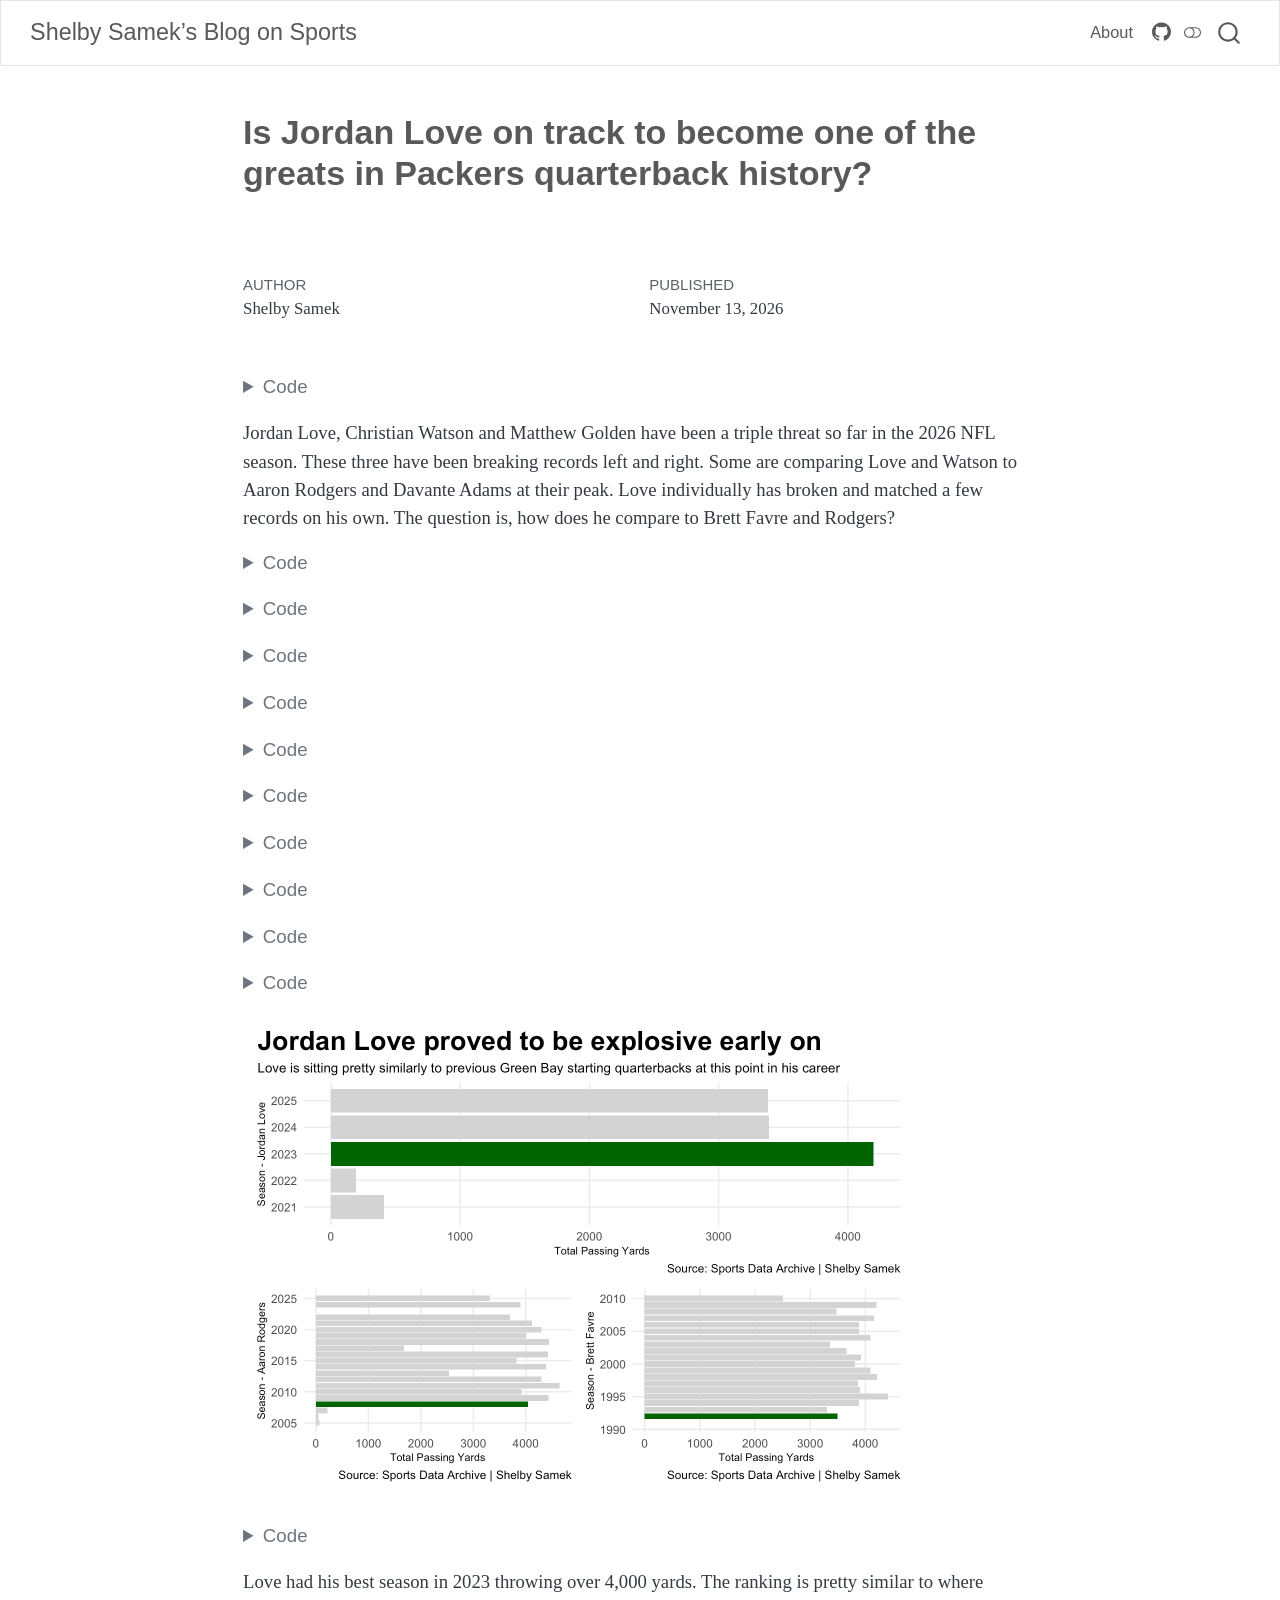
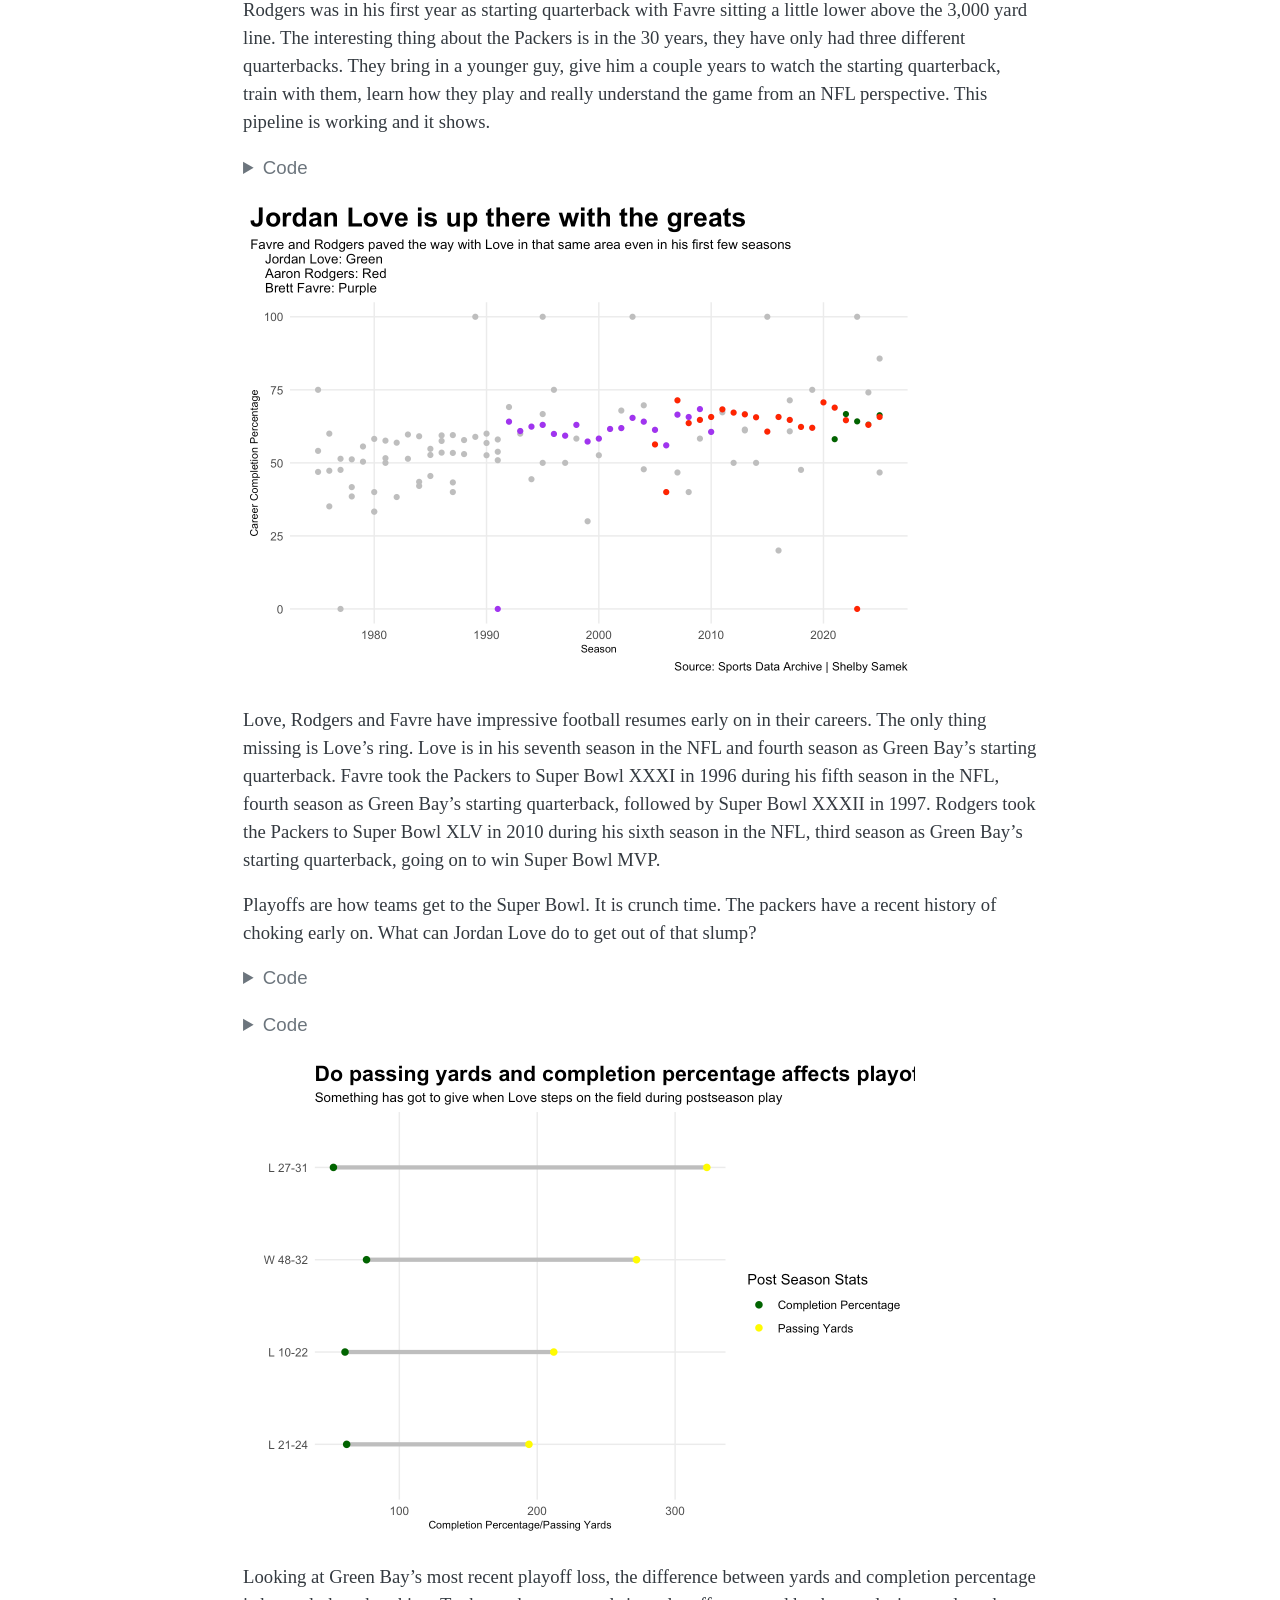
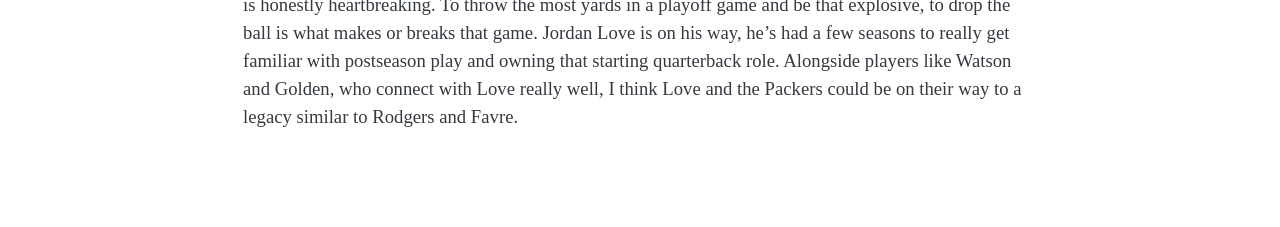
<file: posts/greenbay-packers-football-jordanlove/index.html>
<!DOCTYPE html>
<html xmlns="http://www.w3.org/1999/xhtml" lang="en" xml:lang="en"><head>

<meta charset="utf-8">
<meta name="generator" content="quarto-1.11.9">

<meta name="viewport" content="width=device-width, initial-scale=1.0, user-scalable=yes">

<meta name="author" content="Shelby Samek">
<meta name="dcterms.date" content="2026-11-13">

<title>Is Jordan Love on track to become one of the greats in Packers quarterback history? – Shelby Samek’s Blog on Sports</title>
<style>
/* Default styles provided by pandoc.
** See https://pandoc.org/MANUAL.html#variables-for-html for config info.
*/
span.smallcaps{font-variant: small-caps;}
div.columns{display: flex; gap: 1.5em;}
div.column{flex: auto;}
@media screen {
div.columns{gap: min(4vw, 1.5em);}
div.column{overflow-x: auto;}
}
div.hanging-indent{margin-left: 1.5em; text-indent: -1.5em;}
ul.task-list{list-style: none;}
ul.task-list li input[type="checkbox"] {
  width: 0.8em;
  margin: 0 0.8em 0.2em -1em; /* quarto-specific, see https://github.com/quarto-dev/quarto-cli/issues/4556 */ 
  vertical-align: middle;
}
/* CSS for syntax highlighting */
html { -webkit-text-size-adjust: 100%; }
pre > code.sourceCode { white-space: pre; position: relative; }
pre > code.sourceCode > span { display: inline-block; line-height: 1.25; }
pre > code.sourceCode > span:empty { height: 1.2em; }
.sourceCode { overflow: visible; }
code.sourceCode > span { color: inherit; text-decoration: inherit; }
div.sourceCode { margin: 1em 0; }
pre.sourceCode { margin: 0; }
@media screen {
div.sourceCode { overflow: auto; }
}
@media print {
pre > code.sourceCode { white-space: pre-wrap; }
pre > code.sourceCode > span { text-indent: -5em; padding-left: 5em; }
}
pre.numberSource code
  { counter-reset: source-line 0; }
pre.numberSource code > span
  { position: relative; left: -4em; counter-increment: source-line; }
pre.numberSource code > span > a:first-child::before
  { content: counter(source-line);
    position: relative; left: -1em; text-align: right; vertical-align: baseline;
    border: none; display: inline-block;
    -webkit-touch-callout: none; -webkit-user-select: none;
    -khtml-user-select: none; -moz-user-select: none;
    -ms-user-select: none; user-select: none;
    padding: 0 4px; width: 4em;
  }
pre.numberSource { margin-left: 3em;  padding-left: 4px; }
div.sourceCode
  {   }
@media screen {
pre > code.sourceCode > span > a:first-child::before { text-decoration: underline; }
}
</style>


<script src="../../site_libs/quarto-nav/quarto-nav.js"></script>
<script src="../../site_libs/quarto-nav/headroom.min.js"></script>
<script src="../../site_libs/clipboard/clipboard.min.js"></script>
<script src="../../site_libs/quarto-search/autocomplete.umd.js"></script>
<script src="../../site_libs/quarto-search/fuse.min.js"></script>
<script src="../../site_libs/quarto-search/quarto-search.js"></script>
<meta name="quarto:offset" content="../../">
<link href="../../logo.png" rel="icon" type="image/png">
<script src="../../site_libs/quarto-html/quarto.js" type="module"></script>
<script src="../../site_libs/quarto-html/tabsets/tabsets.js" type="module"></script>
<script src="../../site_libs/quarto-html/scrollable-regions/scrollable-regions.js" type="module"></script>
<script src="../../site_libs/quarto-html/popper.min.js"></script>
<script src="../../site_libs/quarto-html/tippy.umd.min.js"></script>
<script src="../../site_libs/quarto-html/anchor.min.js"></script>
<link href="../../site_libs/quarto-html/tippy.css" rel="stylesheet">
<link href="../../site_libs/quarto-html/quarto-syntax-highlighting-63b5708e65d6cd79cd7618c58d0c21e7.css" rel="stylesheet" class="quarto-color-scheme" id="quarto-text-highlighting-styles">
<link href="../../site_libs/quarto-html/quarto-syntax-highlighting-dark-447e42e69aaa9833c0ba1b986f430b20.css" rel="stylesheet" class="quarto-color-scheme quarto-color-alternate" id="quarto-text-highlighting-styles">
<link href="../../site_libs/quarto-html/quarto-syntax-highlighting-63b5708e65d6cd79cd7618c58d0c21e7.css" rel="stylesheet" class="quarto-color-scheme-extra" id="quarto-text-highlighting-styles">
<script src="../../site_libs/bootstrap/bootstrap.min.js"></script>
<link href="../../site_libs/bootstrap/bootstrap-icons.css" rel="stylesheet">
<link href="../../site_libs/bootstrap/bootstrap-cbed20f07cd0a3452a6886fe8d146970.min.css" rel="stylesheet" append-hash="true" class="quarto-color-scheme" id="quarto-bootstrap" data-mode="light">
<link href="../../site_libs/bootstrap/bootstrap-dark-181d6909a009fe39f73b5212012c69f5.min.css" rel="stylesheet" append-hash="true" class="quarto-color-scheme quarto-color-alternate" id="quarto-bootstrap" data-mode="dark">
<link href="../../site_libs/bootstrap/bootstrap-cbed20f07cd0a3452a6886fe8d146970.min.css" rel="stylesheet" append-hash="true" class="quarto-color-scheme-extra" id="quarto-bootstrap" data-mode="light">
<script id="quarto-search-options" type="application/json">{
  "location": "navbar",
  "copy-button": false,
  "collapse-after": 3,
  "panel-placement": "end",
  "type": "overlay",
  "limit": 50,
  "keyboard-shortcut": [
    "f",
    "/",
    "s"
  ],
  "show-item-context": false,
  "language": {
    "search-no-results-text": "No results",
    "search-matching-documents-text": "matching documents",
    "search-copy-link-title": "Copy link to search",
    "search-hide-matches-text": "Hide additional matches",
    "search-more-match-text": "more match in this document",
    "search-more-matches-text": "more matches in this document",
    "search-clear-button-title": "Clear",
    "search-text-placeholder": "",
    "search-detached-cancel-button-title": "Cancel",
    "search-submit-button-title": "Submit",
    "search-label": "Search"
  }
}</script>


<link rel="stylesheet" href="../../styles.css">
</head>

<body class="nav-fixed fullcontent quarto-light"><a id="quarto-skip-link" class="visually-hidden-focusable" href="#quarto-document-content">Skip to main content</a><script id="quarto-html-before-body" type="application/javascript">
    const toggleBodyColorMode = (bsSheetEl) => {
      const mode = bsSheetEl.getAttribute("data-mode");
      const bodyEl = window.document.querySelector("body");
      if (mode === "dark") {
        bodyEl.classList.add("quarto-dark");
        bodyEl.classList.remove("quarto-light");
      } else {
        bodyEl.classList.add("quarto-light");
        bodyEl.classList.remove("quarto-dark");
      }
    }
    const toggleBodyColorPrimary = () => {
      const bsSheetEl = window.document.querySelector("link#quarto-bootstrap:not([rel=disabled-stylesheet])");
      if (bsSheetEl) {
        toggleBodyColorMode(bsSheetEl);
      }
    }
    const setColorSchemeToggle = (alternate) => {
      const toggles = window.document.querySelectorAll('.quarto-color-scheme-toggle');
      for (let i=0; i < toggles.length; i++) {
        const toggle = toggles[i];
        if (toggle) {
          toggle.setAttribute("aria-checked", alternate ? "true" : "false");
          if (alternate) {
            toggle.classList.add("alternate");
          } else {
            toggle.classList.remove("alternate");
          }
        }
      }
    };
    const toggleColorMode = (alternate) => {
      // Switch the stylesheets
      const primaryStylesheets = window.document.querySelectorAll('link.quarto-color-scheme:not(.quarto-color-alternate)');
      const alternateStylesheets = window.document.querySelectorAll('link.quarto-color-scheme.quarto-color-alternate');
      manageTransitions('#quarto-margin-sidebar .nav-link', false);
      if (alternate) {
        // note: dark is layered on light, we don't disable primary!
        enableStylesheet(alternateStylesheets);
        for (const sheetNode of alternateStylesheets) {
          if (sheetNode.id === "quarto-bootstrap") {
            toggleBodyColorMode(sheetNode);
          }
        }
      } else {
        disableStylesheet(alternateStylesheets);
        enableStylesheet(primaryStylesheets)
        toggleBodyColorPrimary();
      }
      manageTransitions('#quarto-margin-sidebar .nav-link', true);
      // Switch the toggles
      setColorSchemeToggle(alternate)
    }
    // Hack to workaround the fact that safari doesn't
    // properly recolor the scrollbar when toggling (#1455).
    // Not run on load: stylesheets are set before first paint there, and
    // scrolling would undo the scroll to a URL fragment (#14973).
    // The one pixel nudge keeps the reader where they were.
    const refreshSafariScrollbar = () => {
      if (navigator.userAgent.indexOf('Safari') > 0 && navigator.userAgent.indexOf('Chrome') == -1) {
        manageTransitions("body", false);
        const scrollY = window.scrollY;
        window.scrollTo(0, scrollY > 0 ? scrollY - 1 : 1);
        setTimeout(() => {
          window.scrollTo(0, scrollY);
          manageTransitions("body", true);
        }, 40);
      }
    }
    const disableStylesheet = (stylesheets) => {
      for (let i=0; i < stylesheets.length; i++) {
        const stylesheet = stylesheets[i];
        stylesheet.rel = 'disabled-stylesheet';
      }
    }
    const enableStylesheet = (stylesheets) => {
      for (let i=0; i < stylesheets.length; i++) {
        const stylesheet = stylesheets[i];
        if(stylesheet.rel !== 'stylesheet') { // for Chrome, which will still FOUC without this check
          stylesheet.rel = 'stylesheet';
        }
      }
    }
    const manageTransitions = (selector, allowTransitions) => {
      const els = window.document.querySelectorAll(selector);
      for (let i=0; i < els.length; i++) {
        const el = els[i];
        if (allowTransitions) {
          el.classList.remove('notransition');
        } else {
          el.classList.add('notransition');
        }
      }
    }
    const isFileUrl = () => {
      return window.location.protocol === 'file:';
    }
    const hasAlternateSentinel = () => {
      let styleSentinel = getColorSchemeSentinel();
      if (styleSentinel !== null) {
        return styleSentinel === "alternate";
      } else {
        return false;
      }
    }
    const setStyleSentinel = (alternate) => {
      const value = alternate ? "alternate" : "default";
      if (!isFileUrl()) {
        window.localStorage.setItem("quarto-color-scheme", value);
      } else {
        localAlternateSentinel = value;
      }
    }
    const getColorSchemeSentinel = () => {
      if (!isFileUrl()) {
        const storageValue = window.localStorage.getItem("quarto-color-scheme");
        return storageValue != null ? storageValue : localAlternateSentinel;
      } else {
        return localAlternateSentinel;
      }
    }
    const toggleGiscusIfUsed = (isAlternate, darkModeDefault) => {
      const baseTheme = document.querySelector('#giscus-base-theme')?.value ?? 'light';
      const alternateTheme = document.querySelector('#giscus-alt-theme')?.value ?? 'dark';
      let newTheme = '';
      if(authorPrefersDark) {
        newTheme = isAlternate ? baseTheme : alternateTheme;
      } else {
        newTheme = isAlternate ? alternateTheme : baseTheme;
      }
      const changeGiscusTheme = () => {
        // From: https://github.com/giscus/giscus/issues/336
        const sendMessage = (message) => {
          const iframe = document.querySelector('iframe.giscus-frame');
          if (!iframe) return;
          iframe.contentWindow.postMessage({ giscus: message }, 'https://giscus.app');
        }
        sendMessage({
          setConfig: {
            theme: newTheme
          }
        });
      }
      const isGiscussLoaded = window.document.querySelector('iframe.giscus-frame') !== null;
      if (isGiscussLoaded) {
        changeGiscusTheme();
      }
    };
    const authorPrefersDark = false;
    const darkModeDefault = authorPrefersDark;
      document.querySelector('link#quarto-text-highlighting-styles.quarto-color-scheme-extra').rel = 'disabled-stylesheet';
      document.querySelector('link#quarto-bootstrap.quarto-color-scheme-extra').rel = 'disabled-stylesheet';
    let localAlternateSentinel = darkModeDefault ? 'alternate' : 'default';
    // Dark / light mode switch
    window.quartoToggleColorScheme = () => {
      // Read the current dark / light value
      let toAlternate = !hasAlternateSentinel();
      toggleColorMode(toAlternate);
      refreshSafariScrollbar();
      setStyleSentinel(toAlternate);
      toggleGiscusIfUsed(toAlternate, darkModeDefault);
      window.dispatchEvent(new Event('resize'));
    };
    // Switch to dark mode if need be
    if (hasAlternateSentinel()) {
      toggleColorMode(true);
    } else {
      toggleColorMode(false);
    }
  </script>

<div id="quarto-search-results"></div>
  <header id="quarto-header" class="headroom fixed-top quarto-banner">
    <nav class="navbar navbar-expand-lg " data-bs-theme="dark" aria-label="Site">
      <div class="navbar-container container-fluid">
      <div class="navbar-brand-container mx-auto">
    <a class="navbar-brand" href="../../index.html">
    <span class="navbar-title">Shelby Samek’s Blog on Sports</span>
    </a>
  </div>
          <button class="navbar-toggler" type="button" data-bs-toggle="collapse" data-bs-target="#navbarCollapse" aria-controls="navbarCollapse" aria-expanded="false" aria-label="Toggle navigation" onclick="if (window.quartoToggleHeadroom) { window.quartoToggleHeadroom(); }">
  <span class="navbar-toggler-icon"></span>
</button>
          <div class="collapse navbar-collapse" id="navbarCollapse">
            <ul class="navbar-nav navbar-nav-scroll ms-auto">
  <li class="nav-item">
    <a class="nav-link" href="../../about.html"> 
<span class="menu-text">About</span></a>
  </li>  
  <li class="nav-item compact">
    <a class="nav-link" href="https://github.com/shelbysamek"> <i class="bi bi-github" role="img">
</i> 
<span class="menu-text"></span></a>
  </li>  
</ul>
          </div> <!-- /navcollapse -->
            <div class="quarto-navbar-tools">
  <button type="button" role="switch" aria-checked="false" class="quarto-color-scheme-toggle quarto-navigation-tool  px-1" onclick="window.quartoToggleColorScheme(); return false;" title="Toggle dark mode" aria-label="Toggle dark mode"><i class="bi"></i></button>
</div>
            <div id="quarto-search" class="" title="Search"></div>
      </div> <!-- /container-fluid -->
    </nav>
</header>
<!-- content -->
<header id="title-block-header" class="quarto-title-block default page-columns page-full">
  <div class="quarto-title-banner page-columns page-full">
    <div class="quarto-title column-body">
      <h1 class="title">Is Jordan Love on track to become one of the greats in Packers quarterback history?</h1>
                      </div>
  </div>
    
  
  <div class="quarto-title-meta">

      <div>
      <div class="quarto-title-meta-heading">Author</div>
      <div class="quarto-title-meta-contents">
               <p>Shelby Samek </p>
            </div>
    </div>
      
      <div>
      <div class="quarto-title-meta-heading">Published</div>
      <div class="quarto-title-meta-contents">
        <p class="date">November 13, 2026</p>
      </div>
    </div>
    
      
    </div>
    
  
  </header><div id="quarto-content" class="quarto-container page-columns page-rows-contents page-layout-article page-navbar">
<!-- sidebar -->
<!-- margin-sidebar -->
    
<!-- main -->
<main class="content quarto-banner-title-block" id="quarto-document-content" tabindex="-1">






<div class="cell">
<details class="code-fold">
<summary>Code</summary>
<div class="code-copy-outer-scaffold"><div class="sourceCode cell-code" id="cb1"><pre class="sourceCode r code-with-copy"><code class="sourceCode r"><span id="cb1-1"><a href="#cb1-1" aria-hidden="true" tabindex="-1"></a><span class="fu">library</span>(tidyverse)</span>
<span id="cb1-2"><a href="#cb1-2" aria-hidden="true" tabindex="-1"></a><span class="fu">library</span>(ggalt)</span>
<span id="cb1-3"><a href="#cb1-3" aria-hidden="true" tabindex="-1"></a><span class="fu">library</span>(ggrepel)</span>
<span id="cb1-4"><a href="#cb1-4" aria-hidden="true" tabindex="-1"></a><span class="fu">library</span>(patchwork)</span></code></pre></div><button title="Copy to Clipboard" class="code-copy-button"><i class="bi"></i></button></div>
</details>
</div>
<p>Jordan Love, Christian Watson and Matthew Golden have been a triple threat so far in the 2026 NFL season. These three have been breaking records left and right. Some are comparing Love and Watson to Aaron Rodgers and Davante Adams at their peak. Love individually has broken and matched a few records on his own. The question is, how does he compare to Brett Favre and Rodgers?</p>
<div class="cell">
<details class="code-fold">
<summary>Code</summary>
<div class="code-copy-outer-scaffold"><div class="sourceCode cell-code" id="cb2"><pre class="sourceCode r code-with-copy"><code class="sourceCode r"><span id="cb2-1"><a href="#cb2-1" aria-hidden="true" tabindex="-1"></a>quarterbacks <span class="ot">&lt;-</span> <span class="fu">read_csv</span>(<span class="st">"data/nfl_qb_passing_19752025.csv"</span>)</span></code></pre></div><button title="Copy to Clipboard" class="code-copy-button"><i class="bi"></i></button></div>
</details>
</div>
<div class="cell">
<details class="code-fold">
<summary>Code</summary>
<div class="code-copy-outer-scaffold"><div class="sourceCode cell-code" id="cb3"><pre class="sourceCode r code-with-copy"><code class="sourceCode r"><span id="cb3-1"><a href="#cb3-1" aria-hidden="true" tabindex="-1"></a>love_career <span class="ot">&lt;-</span> quarterbacks <span class="sc">|&gt;</span> <span class="fu">filter</span>(Player <span class="sc">==</span> <span class="st">"Jordan Love"</span>)</span></code></pre></div><button title="Copy to Clipboard" class="code-copy-button"><i class="bi"></i></button></div>
</details>
</div>
<div class="cell">
<details class="code-fold">
<summary>Code</summary>
<div class="code-copy-outer-scaffold"><div class="sourceCode cell-code" id="cb4"><pre class="sourceCode r code-with-copy"><code class="sourceCode r"><span id="cb4-1"><a href="#cb4-1" aria-hidden="true" tabindex="-1"></a>rodgers_career <span class="ot">&lt;-</span> quarterbacks <span class="sc">|&gt;</span> <span class="fu">filter</span>(Player <span class="sc">==</span> <span class="st">"Aaron Rodgers"</span>)</span></code></pre></div><button title="Copy to Clipboard" class="code-copy-button"><i class="bi"></i></button></div>
</details>
</div>
<div class="cell">
<details class="code-fold">
<summary>Code</summary>
<div class="code-copy-outer-scaffold"><div class="sourceCode cell-code" id="cb5"><pre class="sourceCode r code-with-copy"><code class="sourceCode r"><span id="cb5-1"><a href="#cb5-1" aria-hidden="true" tabindex="-1"></a>favre_career <span class="ot">&lt;-</span> quarterbacks <span class="sc">|&gt;</span> <span class="fu">filter</span>(Player <span class="sc">==</span> <span class="st">"Brett Favre"</span>)</span></code></pre></div><button title="Copy to Clipboard" class="code-copy-button"><i class="bi"></i></button></div>
</details>
</div>
<div class="cell">
<details class="code-fold">
<summary>Code</summary>
<div class="code-copy-outer-scaffold"><div class="sourceCode cell-code" id="cb6"><pre class="sourceCode r code-with-copy"><code class="sourceCode r"><span id="cb6-1"><a href="#cb6-1" aria-hidden="true" tabindex="-1"></a>gb <span class="ot">&lt;-</span> quarterbacks <span class="sc">|&gt;</span> <span class="fu">filter</span>(Team <span class="sc">==</span> <span class="st">"GNB"</span>)</span></code></pre></div><button title="Copy to Clipboard" class="code-copy-button"><i class="bi"></i></button></div>
</details>
</div>
<div class="cell">
<details class="code-fold">
<summary>Code</summary>
<div class="code-copy-outer-scaffold"><div class="sourceCode cell-code" id="cb7"><pre class="sourceCode r code-with-copy"><code class="sourceCode r"><span id="cb7-1"><a href="#cb7-1" aria-hidden="true" tabindex="-1"></a>love_start <span class="ot">&lt;-</span> gb <span class="sc">|&gt;</span></span>
<span id="cb7-2"><a href="#cb7-2" aria-hidden="true" tabindex="-1"></a>  <span class="fu">filter</span>(Season <span class="sc">==</span> <span class="st">"2023"</span>)</span></code></pre></div><button title="Copy to Clipboard" class="code-copy-button"><i class="bi"></i></button></div>
</details>
</div>
<div class="cell">
<details class="code-fold">
<summary>Code</summary>
<div class="code-copy-outer-scaffold"><div class="sourceCode cell-code" id="cb8"><pre class="sourceCode r code-with-copy"><code class="sourceCode r"><span id="cb8-1"><a href="#cb8-1" aria-hidden="true" tabindex="-1"></a>rodgers_start <span class="ot">&lt;-</span> gb <span class="sc">|&gt;</span></span>
<span id="cb8-2"><a href="#cb8-2" aria-hidden="true" tabindex="-1"></a>  <span class="fu">filter</span>(Season <span class="sc">==</span> <span class="st">"2008"</span>)</span></code></pre></div><button title="Copy to Clipboard" class="code-copy-button"><i class="bi"></i></button></div>
</details>
</div>
<div class="cell">
<details class="code-fold">
<summary>Code</summary>
<div class="code-copy-outer-scaffold"><div class="sourceCode cell-code" id="cb9"><pre class="sourceCode r code-with-copy"><code class="sourceCode r"><span id="cb9-1"><a href="#cb9-1" aria-hidden="true" tabindex="-1"></a>favre_start <span class="ot">&lt;-</span> gb <span class="sc">|&gt;</span></span>
<span id="cb9-2"><a href="#cb9-2" aria-hidden="true" tabindex="-1"></a>  <span class="fu">filter</span>(Season <span class="sc">==</span> <span class="st">"1992"</span>)</span></code></pre></div><button title="Copy to Clipboard" class="code-copy-button"><i class="bi"></i></button></div>
</details>
</div>
<div class="cell">
<details class="code-fold">
<summary>Code</summary>
<div class="code-copy-outer-scaffold"><div class="sourceCode cell-code" id="cb10"><pre class="sourceCode r code-with-copy"><code class="sourceCode r"><span id="cb10-1"><a href="#cb10-1" aria-hidden="true" tabindex="-1"></a>love_passing_yds <span class="ot">&lt;-</span> <span class="fu">ggplot</span>() <span class="sc">+</span> </span>
<span id="cb10-2"><a href="#cb10-2" aria-hidden="true" tabindex="-1"></a>  <span class="fu">geom_bar</span>(<span class="at">data=</span>love_career, <span class="fu">aes</span>(<span class="at">x=</span>Season, <span class="at">weight=</span>PassingYds), <span class="at">fill =</span> <span class="st">"lightgrey"</span>) <span class="sc">+</span></span>
<span id="cb10-3"><a href="#cb10-3" aria-hidden="true" tabindex="-1"></a>  <span class="fu">geom_bar</span>(<span class="at">data=</span>love_start, <span class="fu">aes</span>(<span class="at">x=</span>Season, <span class="at">weight=</span>PassingYds), <span class="at">fill=</span><span class="st">"darkgreen"</span>) <span class="sc">+</span></span>
<span id="cb10-4"><a href="#cb10-4" aria-hidden="true" tabindex="-1"></a>  <span class="fu">coord_flip</span>() <span class="sc">+</span> </span>
<span id="cb10-5"><a href="#cb10-5" aria-hidden="true" tabindex="-1"></a>  <span class="fu">labs</span>(</span>
<span id="cb10-6"><a href="#cb10-6" aria-hidden="true" tabindex="-1"></a>    <span class="at">x=</span><span class="st">"Season - Jordan Love"</span>, </span>
<span id="cb10-7"><a href="#cb10-7" aria-hidden="true" tabindex="-1"></a>    <span class="at">y=</span><span class="st">"Total Passing Yards"</span>, </span>
<span id="cb10-8"><a href="#cb10-8" aria-hidden="true" tabindex="-1"></a>    <span class="at">title=</span><span class="st">"Jordan Love proved to be explosive early on"</span>, </span>
<span id="cb10-9"><a href="#cb10-9" aria-hidden="true" tabindex="-1"></a>    <span class="at">subtitle=</span><span class="st">"Love is sitting pretty similarly to previous Green Bay starting quarterbacks at this point in his career"</span>, </span>
<span id="cb10-10"><a href="#cb10-10" aria-hidden="true" tabindex="-1"></a>    <span class="at">caption=</span><span class="st">"Source: Sports Data Archive | Shelby Samek"</span></span>
<span id="cb10-11"><a href="#cb10-11" aria-hidden="true" tabindex="-1"></a>    ) <span class="sc">+</span></span>
<span id="cb10-12"><a href="#cb10-12" aria-hidden="true" tabindex="-1"></a>  <span class="fu">theme_minimal</span>() <span class="sc">+</span></span>
<span id="cb10-13"><a href="#cb10-13" aria-hidden="true" tabindex="-1"></a>   <span class="fu">theme</span>(</span>
<span id="cb10-14"><a href="#cb10-14" aria-hidden="true" tabindex="-1"></a>    <span class="at">plot.title =</span> <span class="fu">element_text</span>(<span class="at">size =</span> <span class="dv">20</span>, <span class="at">face =</span> <span class="st">"bold"</span>),</span>
<span id="cb10-15"><a href="#cb10-15" aria-hidden="true" tabindex="-1"></a>    <span class="at">axis.title =</span> <span class="fu">element_text</span>(<span class="at">size =</span> <span class="dv">8</span>), </span>
<span id="cb10-16"><a href="#cb10-16" aria-hidden="true" tabindex="-1"></a>    <span class="at">plot.subtitle =</span> <span class="fu">element_text</span>(<span class="at">size=</span><span class="dv">10</span>), </span>
<span id="cb10-17"><a href="#cb10-17" aria-hidden="true" tabindex="-1"></a>    <span class="at">panel.grid.minor =</span> <span class="fu">element_blank</span>(),</span>
<span id="cb10-18"><a href="#cb10-18" aria-hidden="true" tabindex="-1"></a>    <span class="at">plot.title.position =</span> <span class="st">"plot"</span></span>
<span id="cb10-19"><a href="#cb10-19" aria-hidden="true" tabindex="-1"></a>    ) </span>
<span id="cb10-20"><a href="#cb10-20" aria-hidden="true" tabindex="-1"></a></span>
<span id="cb10-21"><a href="#cb10-21" aria-hidden="true" tabindex="-1"></a>rodgers_passing_yds <span class="ot">&lt;-</span> <span class="fu">ggplot</span>() <span class="sc">+</span> </span>
<span id="cb10-22"><a href="#cb10-22" aria-hidden="true" tabindex="-1"></a>  <span class="fu">geom_bar</span>(<span class="at">data=</span>rodgers_career, <span class="fu">aes</span>(<span class="at">x=</span>Season, <span class="at">weight=</span>PassingYds), <span class="at">fill =</span> <span class="st">"lightgrey"</span>) <span class="sc">+</span></span>
<span id="cb10-23"><a href="#cb10-23" aria-hidden="true" tabindex="-1"></a>  <span class="fu">geom_bar</span>(<span class="at">data=</span>rodgers_start, <span class="fu">aes</span>(<span class="at">x=</span>Season, <span class="at">weight=</span>PassingYds), <span class="at">fill=</span><span class="st">"darkgreen"</span>) <span class="sc">+</span></span>
<span id="cb10-24"><a href="#cb10-24" aria-hidden="true" tabindex="-1"></a>  <span class="fu">coord_flip</span>() <span class="sc">+</span></span>
<span id="cb10-25"><a href="#cb10-25" aria-hidden="true" tabindex="-1"></a>  <span class="fu">labs</span>(</span>
<span id="cb10-26"><a href="#cb10-26" aria-hidden="true" tabindex="-1"></a>    <span class="at">x=</span><span class="st">"Season - Aaron Rodgers"</span>, </span>
<span id="cb10-27"><a href="#cb10-27" aria-hidden="true" tabindex="-1"></a>    <span class="at">y=</span><span class="st">"Total Passing Yards"</span>, </span>
<span id="cb10-28"><a href="#cb10-28" aria-hidden="true" tabindex="-1"></a>    <span class="at">caption=</span><span class="st">"Source: Sports Data Archive | Shelby Samek"</span></span>
<span id="cb10-29"><a href="#cb10-29" aria-hidden="true" tabindex="-1"></a>    ) <span class="sc">+</span></span>
<span id="cb10-30"><a href="#cb10-30" aria-hidden="true" tabindex="-1"></a>  <span class="fu">theme_minimal</span>() <span class="sc">+</span></span>
<span id="cb10-31"><a href="#cb10-31" aria-hidden="true" tabindex="-1"></a>   <span class="fu">theme</span>(</span>
<span id="cb10-32"><a href="#cb10-32" aria-hidden="true" tabindex="-1"></a>    <span class="at">axis.title =</span> <span class="fu">element_text</span>(<span class="at">size =</span> <span class="dv">8</span>), </span>
<span id="cb10-33"><a href="#cb10-33" aria-hidden="true" tabindex="-1"></a>    <span class="at">panel.grid.minor =</span> <span class="fu">element_blank</span>(),</span>
<span id="cb10-34"><a href="#cb10-34" aria-hidden="true" tabindex="-1"></a>    <span class="at">plot.title.position =</span> <span class="st">"plot"</span></span>
<span id="cb10-35"><a href="#cb10-35" aria-hidden="true" tabindex="-1"></a>    ) </span>
<span id="cb10-36"><a href="#cb10-36" aria-hidden="true" tabindex="-1"></a></span>
<span id="cb10-37"><a href="#cb10-37" aria-hidden="true" tabindex="-1"></a>favre_passing_yds <span class="ot">&lt;-</span> <span class="fu">ggplot</span>() <span class="sc">+</span> </span>
<span id="cb10-38"><a href="#cb10-38" aria-hidden="true" tabindex="-1"></a>  <span class="fu">geom_bar</span>(<span class="at">data=</span>favre_career, <span class="fu">aes</span>(<span class="at">x=</span>Season, <span class="at">weight=</span>PassingYds), <span class="at">fill =</span> <span class="st">"lightgrey"</span>) <span class="sc">+</span></span>
<span id="cb10-39"><a href="#cb10-39" aria-hidden="true" tabindex="-1"></a>  <span class="fu">geom_bar</span>(<span class="at">data=</span>favre_start, <span class="fu">aes</span>(<span class="at">x=</span>Season, <span class="at">weight=</span>PassingYds), <span class="at">fill=</span><span class="st">"darkgreen"</span>) <span class="sc">+</span></span>
<span id="cb10-40"><a href="#cb10-40" aria-hidden="true" tabindex="-1"></a>  <span class="fu">coord_flip</span>() <span class="sc">+</span></span>
<span id="cb10-41"><a href="#cb10-41" aria-hidden="true" tabindex="-1"></a>  <span class="fu">labs</span>(</span>
<span id="cb10-42"><a href="#cb10-42" aria-hidden="true" tabindex="-1"></a>    <span class="at">x=</span><span class="st">"Season - Brett Favre"</span>, </span>
<span id="cb10-43"><a href="#cb10-43" aria-hidden="true" tabindex="-1"></a>    <span class="at">y=</span><span class="st">"Total Passing Yards"</span>, </span>
<span id="cb10-44"><a href="#cb10-44" aria-hidden="true" tabindex="-1"></a>    <span class="at">caption=</span><span class="st">"Source: Sports Data Archive | Shelby Samek"</span></span>
<span id="cb10-45"><a href="#cb10-45" aria-hidden="true" tabindex="-1"></a>    ) <span class="sc">+</span></span>
<span id="cb10-46"><a href="#cb10-46" aria-hidden="true" tabindex="-1"></a>  <span class="fu">theme_minimal</span>() <span class="sc">+</span></span>
<span id="cb10-47"><a href="#cb10-47" aria-hidden="true" tabindex="-1"></a>   <span class="fu">theme</span>(</span>
<span id="cb10-48"><a href="#cb10-48" aria-hidden="true" tabindex="-1"></a>    <span class="at">axis.title =</span> <span class="fu">element_text</span>(<span class="at">size =</span> <span class="dv">8</span>), </span>
<span id="cb10-49"><a href="#cb10-49" aria-hidden="true" tabindex="-1"></a>    <span class="at">panel.grid.minor =</span> <span class="fu">element_blank</span>(),</span>
<span id="cb10-50"><a href="#cb10-50" aria-hidden="true" tabindex="-1"></a>    <span class="at">plot.title.position =</span> <span class="st">"plot"</span></span>
<span id="cb10-51"><a href="#cb10-51" aria-hidden="true" tabindex="-1"></a>    ) </span></code></pre></div><button title="Copy to Clipboard" class="code-copy-button"><i class="bi"></i></button></div>
</details>
</div>
<div class="cell">
<details class="code-fold">
<summary>Code</summary>
<div class="code-copy-outer-scaffold"><div class="sourceCode cell-code" id="cb11"><pre class="sourceCode r code-with-copy"><code class="sourceCode r"><span id="cb11-1"><a href="#cb11-1" aria-hidden="true" tabindex="-1"></a>love_passing_yds <span class="sc">/</span> (rodgers_passing_yds <span class="sc">|</span> favre_passing_yds)</span></code></pre></div><button title="Copy to Clipboard" class="code-copy-button"><i class="bi"></i></button></div>
</details>
<div class="cell-output-display">
<div>
<figure class="figure">
<p><img src="index_files/figure-html/unnamed-chunk-11-1.png" class="img-fluid figure-img" width="672"></p>
</figure>
</div>
</div>
<details class="code-fold">
<summary>Code</summary>
<div class="code-copy-outer-scaffold"><div class="sourceCode cell-code" id="cb12"><pre class="sourceCode r code-with-copy"><code class="sourceCode r"><span id="cb12-1"><a href="#cb12-1" aria-hidden="true" tabindex="-1"></a><span class="fu">ggsave</span>(<span class="st">"image.png"</span>)</span></code></pre></div><button title="Copy to Clipboard" class="code-copy-button"><i class="bi"></i></button></div>
</details>
</div>
<p>Love had his best season in 2023 throwing over 4,000 yards. The ranking is pretty similar to where Rodgers was in his first year as starting quarterback with Favre sitting a little lower above the 3,000 yard line. The interesting thing about the Packers is in the 30 years, they have only had three different quarterbacks. They bring in a younger guy, give him a couple years to watch the starting quarterback, train with them, learn how they play and really understand the game from an NFL perspective. This pipeline is working and it shows.</p>
<div class="cell">
<details class="code-fold">
<summary>Code</summary>
<div class="code-copy-outer-scaffold"><div class="sourceCode cell-code" id="cb13"><pre class="sourceCode r code-with-copy"><code class="sourceCode r"><span id="cb13-1"><a href="#cb13-1" aria-hidden="true" tabindex="-1"></a><span class="fu">ggplot</span>() <span class="sc">+</span> </span>
<span id="cb13-2"><a href="#cb13-2" aria-hidden="true" tabindex="-1"></a>  <span class="fu">geom_point</span>(<span class="at">data=</span>gb, <span class="fu">aes</span>(<span class="at">x=</span>Season, <span class="at">y=</span><span class="st">`</span><span class="at">Cmp%</span><span class="st">`</span>), <span class="at">color=</span><span class="st">"grey"</span>) <span class="sc">+</span></span>
<span id="cb13-3"><a href="#cb13-3" aria-hidden="true" tabindex="-1"></a>  <span class="fu">geom_point</span>(<span class="at">data=</span>love_career, <span class="fu">aes</span>(<span class="at">x=</span>Season, <span class="at">y=</span><span class="st">`</span><span class="at">Cmp%</span><span class="st">`</span>), <span class="at">color=</span><span class="st">"darkgreen"</span>) <span class="sc">+</span></span>
<span id="cb13-4"><a href="#cb13-4" aria-hidden="true" tabindex="-1"></a>  <span class="fu">geom_point</span>(<span class="at">data=</span>rodgers_career, <span class="fu">aes</span>(<span class="at">x=</span>Season, <span class="at">y=</span><span class="st">`</span><span class="at">Cmp%</span><span class="st">`</span>), <span class="at">color=</span><span class="st">"red"</span>) <span class="sc">+</span></span>
<span id="cb13-5"><a href="#cb13-5" aria-hidden="true" tabindex="-1"></a>  <span class="fu">geom_point</span>(<span class="at">data=</span>favre_career, <span class="fu">aes</span>(<span class="at">x=</span>Season, <span class="at">y=</span><span class="st">`</span><span class="at">Cmp%</span><span class="st">`</span>), <span class="at">color=</span><span class="st">"purple"</span>) <span class="sc">+</span></span>
<span id="cb13-6"><a href="#cb13-6" aria-hidden="true" tabindex="-1"></a>  <span class="fu">labs</span>(</span>
<span id="cb13-7"><a href="#cb13-7" aria-hidden="true" tabindex="-1"></a>    <span class="at">x=</span><span class="st">"Season"</span>, </span>
<span id="cb13-8"><a href="#cb13-8" aria-hidden="true" tabindex="-1"></a>    <span class="at">y=</span><span class="st">"Career Completion Percentage"</span>, </span>
<span id="cb13-9"><a href="#cb13-9" aria-hidden="true" tabindex="-1"></a>    <span class="at">title=</span><span class="st">"Jordan Love is up there with the greats"</span>, </span>
<span id="cb13-10"><a href="#cb13-10" aria-hidden="true" tabindex="-1"></a>    <span class="at">subtitle=</span><span class="st">"Favre and Rodgers paved the way with Love in that same area even in his first few seasons</span></span>
<span id="cb13-11"><a href="#cb13-11" aria-hidden="true" tabindex="-1"></a><span class="st">    Jordan Love: Green</span></span>
<span id="cb13-12"><a href="#cb13-12" aria-hidden="true" tabindex="-1"></a><span class="st">    Aaron Rodgers: Red</span></span>
<span id="cb13-13"><a href="#cb13-13" aria-hidden="true" tabindex="-1"></a><span class="st">    Brett Favre: Purple"</span>, </span>
<span id="cb13-14"><a href="#cb13-14" aria-hidden="true" tabindex="-1"></a>    <span class="at">caption=</span><span class="st">"Source: Sports Data Archive | Shelby Samek"</span></span>
<span id="cb13-15"><a href="#cb13-15" aria-hidden="true" tabindex="-1"></a>    ) <span class="sc">+</span></span>
<span id="cb13-16"><a href="#cb13-16" aria-hidden="true" tabindex="-1"></a>  <span class="fu">theme_minimal</span>() <span class="sc">+</span></span>
<span id="cb13-17"><a href="#cb13-17" aria-hidden="true" tabindex="-1"></a>   <span class="fu">theme</span>(</span>
<span id="cb13-18"><a href="#cb13-18" aria-hidden="true" tabindex="-1"></a>    <span class="at">plot.title =</span> <span class="fu">element_text</span>(<span class="at">size =</span> <span class="dv">20</span>, <span class="at">face =</span> <span class="st">"bold"</span>),</span>
<span id="cb13-19"><a href="#cb13-19" aria-hidden="true" tabindex="-1"></a>    <span class="at">axis.title =</span> <span class="fu">element_text</span>(<span class="at">size =</span> <span class="dv">8</span>), </span>
<span id="cb13-20"><a href="#cb13-20" aria-hidden="true" tabindex="-1"></a>    <span class="at">plot.subtitle =</span> <span class="fu">element_text</span>(<span class="at">size=</span><span class="dv">10</span>), </span>
<span id="cb13-21"><a href="#cb13-21" aria-hidden="true" tabindex="-1"></a>    <span class="at">panel.grid.minor =</span> <span class="fu">element_blank</span>(),</span>
<span id="cb13-22"><a href="#cb13-22" aria-hidden="true" tabindex="-1"></a>    <span class="at">plot.title.position =</span> <span class="st">"plot"</span></span>
<span id="cb13-23"><a href="#cb13-23" aria-hidden="true" tabindex="-1"></a>    ) </span></code></pre></div><button title="Copy to Clipboard" class="code-copy-button"><i class="bi"></i></button></div>
</details>
<div class="cell-output-display">
<div>
<figure class="figure">
<p><img src="index_files/figure-html/unnamed-chunk-12-1.png" class="img-fluid figure-img" width="672"></p>
</figure>
</div>
</div>
</div>
<p>Love, Rodgers and Favre have impressive football resumes early on in their careers. The only thing missing is Love’s ring. Love is in his seventh season in the NFL and fourth season as Green Bay’s starting quarterback. Favre took the Packers to Super Bowl XXXI in 1996 during his fifth season in the NFL, fourth season as Green Bay’s starting quarterback, followed by Super Bowl XXXII in 1997. Rodgers took the Packers to Super Bowl XLV in 2010 during his sixth season in the NFL, third season as Green Bay’s starting quarterback, going on to win Super Bowl MVP.</p>
<p>Playoffs are how teams get to the Super Bowl. It is crunch time. The packers have a recent history of choking early on. What can Jordan Love do to get out of that slump?</p>
<div class="cell">
<details class="code-fold">
<summary>Code</summary>
<div class="code-copy-outer-scaffold"><div class="sourceCode cell-code" id="cb14"><pre class="sourceCode r code-with-copy"><code class="sourceCode r"><span id="cb14-1"><a href="#cb14-1" aria-hidden="true" tabindex="-1"></a>love_playoffs <span class="ot">&lt;-</span> <span class="fu">read_csv</span>(<span class="st">"data/love_playoffs.csv"</span>)</span></code></pre></div><button title="Copy to Clipboard" class="code-copy-button"><i class="bi"></i></button></div>
</details>
</div>
<div class="cell">
<details class="code-fold">
<summary>Code</summary>
<div class="code-copy-outer-scaffold"><div class="sourceCode cell-code" id="cb15"><pre class="sourceCode r code-with-copy"><code class="sourceCode r"><span id="cb15-1"><a href="#cb15-1" aria-hidden="true" tabindex="-1"></a><span class="fu">ggplot</span>() <span class="sc">+</span></span>
<span id="cb15-2"><a href="#cb15-2" aria-hidden="true" tabindex="-1"></a>  <span class="fu">geom_segment</span>(</span>
<span id="cb15-3"><a href="#cb15-3" aria-hidden="true" tabindex="-1"></a>    <span class="at">data =</span> love_playoffs,</span>
<span id="cb15-4"><a href="#cb15-4" aria-hidden="true" tabindex="-1"></a>    <span class="fu">aes</span>(</span>
<span id="cb15-5"><a href="#cb15-5" aria-hidden="true" tabindex="-1"></a>      <span class="at">y =</span> <span class="fu">reorder</span>(Result, PassingYds), <span class="at">yend =</span> Result,</span>
<span id="cb15-6"><a href="#cb15-6" aria-hidden="true" tabindex="-1"></a>      <span class="at">x =</span> PassingYds, <span class="at">xend =</span> <span class="st">`</span><span class="at">Cmp%</span><span class="st">`</span></span>
<span id="cb15-7"><a href="#cb15-7" aria-hidden="true" tabindex="-1"></a>    ),</span>
<span id="cb15-8"><a href="#cb15-8" aria-hidden="true" tabindex="-1"></a>    <span class="at">color =</span> <span class="st">"grey"</span>,</span>
<span id="cb15-9"><a href="#cb15-9" aria-hidden="true" tabindex="-1"></a>    <span class="at">linewidth =</span> <span class="fl">1.5</span></span>
<span id="cb15-10"><a href="#cb15-10" aria-hidden="true" tabindex="-1"></a>  ) <span class="sc">+</span></span>
<span id="cb15-11"><a href="#cb15-11" aria-hidden="true" tabindex="-1"></a>  <span class="fu">geom_point</span>(</span>
<span id="cb15-12"><a href="#cb15-12" aria-hidden="true" tabindex="-1"></a>    <span class="at">data =</span> love_playoffs,</span>
<span id="cb15-13"><a href="#cb15-13" aria-hidden="true" tabindex="-1"></a>    <span class="fu">aes</span>(</span>
<span id="cb15-14"><a href="#cb15-14" aria-hidden="true" tabindex="-1"></a>      <span class="at">y =</span> Result,</span>
<span id="cb15-15"><a href="#cb15-15" aria-hidden="true" tabindex="-1"></a>      <span class="at">x =</span> PassingYds,</span>
<span id="cb15-16"><a href="#cb15-16" aria-hidden="true" tabindex="-1"></a>      <span class="at">color =</span> <span class="st">"Passing Yards"</span></span>
<span id="cb15-17"><a href="#cb15-17" aria-hidden="true" tabindex="-1"></a>    ),</span>
<span id="cb15-18"><a href="#cb15-18" aria-hidden="true" tabindex="-1"></a>    <span class="at">size =</span> <span class="dv">2</span></span>
<span id="cb15-19"><a href="#cb15-19" aria-hidden="true" tabindex="-1"></a>  ) <span class="sc">+</span></span>
<span id="cb15-20"><a href="#cb15-20" aria-hidden="true" tabindex="-1"></a>  <span class="fu">geom_point</span>(</span>
<span id="cb15-21"><a href="#cb15-21" aria-hidden="true" tabindex="-1"></a>    <span class="at">data =</span> love_playoffs,</span>
<span id="cb15-22"><a href="#cb15-22" aria-hidden="true" tabindex="-1"></a>    <span class="fu">aes</span>(</span>
<span id="cb15-23"><a href="#cb15-23" aria-hidden="true" tabindex="-1"></a>      <span class="at">y =</span> Result,</span>
<span id="cb15-24"><a href="#cb15-24" aria-hidden="true" tabindex="-1"></a>      <span class="at">x =</span> <span class="st">`</span><span class="at">Cmp%</span><span class="st">`</span>,</span>
<span id="cb15-25"><a href="#cb15-25" aria-hidden="true" tabindex="-1"></a>      <span class="at">color =</span> <span class="st">"Completion Percentage"</span></span>
<span id="cb15-26"><a href="#cb15-26" aria-hidden="true" tabindex="-1"></a>    ),</span>
<span id="cb15-27"><a href="#cb15-27" aria-hidden="true" tabindex="-1"></a>    <span class="at">size =</span> <span class="dv">2</span></span>
<span id="cb15-28"><a href="#cb15-28" aria-hidden="true" tabindex="-1"></a>  ) <span class="sc">+</span></span>
<span id="cb15-29"><a href="#cb15-29" aria-hidden="true" tabindex="-1"></a>  <span class="fu">scale_color_manual</span>(<span class="at">name =</span> <span class="st">"Post Season Stats"</span>, <span class="at">values =</span> <span class="fu">c</span>(<span class="st">"darkgreen"</span>, <span class="st">"yellow"</span>)) <span class="sc">+</span></span>
<span id="cb15-30"><a href="#cb15-30" aria-hidden="true" tabindex="-1"></a>  <span class="fu">labs</span>(</span>
<span id="cb15-31"><a href="#cb15-31" aria-hidden="true" tabindex="-1"></a>    <span class="at">title =</span> <span class="st">"Do passing yards and completion percentage affects playoffs?"</span>,</span>
<span id="cb15-32"><a href="#cb15-32" aria-hidden="true" tabindex="-1"></a>    <span class="at">subtitle =</span> <span class="st">"Something has got to give when Love steps on the field during postseason play"</span>,</span>
<span id="cb15-33"><a href="#cb15-33" aria-hidden="true" tabindex="-1"></a>    <span class="at">y =</span> <span class="st">""</span>,</span>
<span id="cb15-34"><a href="#cb15-34" aria-hidden="true" tabindex="-1"></a>    <span class="at">x =</span> <span class="st">"Completion Percentage/Passing Yards"</span></span>
<span id="cb15-35"><a href="#cb15-35" aria-hidden="true" tabindex="-1"></a>  ) <span class="sc">+</span></span>
<span id="cb15-36"><a href="#cb15-36" aria-hidden="true" tabindex="-1"></a>  <span class="fu">theme_minimal</span>() <span class="sc">+</span></span>
<span id="cb15-37"><a href="#cb15-37" aria-hidden="true" tabindex="-1"></a>  <span class="fu">theme</span>(</span>
<span id="cb15-38"><a href="#cb15-38" aria-hidden="true" tabindex="-1"></a>    <span class="at">plot.title =</span> <span class="fu">element_text</span>(<span class="at">size =</span> <span class="dv">16</span>, <span class="at">face =</span> <span class="st">"bold"</span>),</span>
<span id="cb15-39"><a href="#cb15-39" aria-hidden="true" tabindex="-1"></a>    <span class="at">plot.subtitle =</span> <span class="fu">element_text</span>(<span class="at">size =</span> <span class="dv">10</span>),</span>
<span id="cb15-40"><a href="#cb15-40" aria-hidden="true" tabindex="-1"></a>    <span class="at">axis.title =</span> <span class="fu">element_text</span>(<span class="at">size =</span> <span class="dv">8</span>),</span>
<span id="cb15-41"><a href="#cb15-41" aria-hidden="true" tabindex="-1"></a>    <span class="at">panel.grid.minor =</span> <span class="fu">element_blank</span>()</span>
<span id="cb15-42"><a href="#cb15-42" aria-hidden="true" tabindex="-1"></a>  )</span></code></pre></div><button title="Copy to Clipboard" class="code-copy-button"><i class="bi"></i></button></div>
</details>
<div class="cell-output-display">
<div>
<figure class="figure">
<p><img src="index_files/figure-html/unnamed-chunk-14-1.png" class="img-fluid figure-img" width="672"></p>
</figure>
</div>
</div>
</div>
<p>Looking at Green Bay’s most recent playoff loss, the difference between yards and completion percentage is honestly heartbreaking. To throw the most yards in a playoff game and be that explosive, to drop the ball is what makes or breaks that game. Jordan Love is on his way, he’s had a few seasons to really get familiar with postseason play and owning that starting quarterback role. Alongside players like Watson and Golden, who connect with Love really well, I think Love and the Packers could be on their way to a legacy similar to Rodgers and Favre.</p>



</main> <!-- /main -->
<script id="quarto-html-after-body" type="application/javascript">
  window.document.addEventListener("DOMContentLoaded", function (event) {
    // Ensure there is a toggle, if there isn't float one in the top right
    if (window.document.querySelector('.quarto-color-scheme-toggle') === null) {
      const toggle = window.document.createElement('button');
      toggle.type = "button";
      toggle.setAttribute("role", "switch");
      toggle.setAttribute("aria-checked", "false");
      toggle.classList.add('top-right');
      toggle.classList.add('quarto-color-scheme-toggle');
      toggle.setAttribute("aria-label", "Toggle dark mode");
      toggle.onclick = function() { try { window.quartoToggleColorScheme(); } catch {} return false; };
      const i = window.document.createElement("i");
      i.classList.add('bi');
      toggle.appendChild(i);
      // Put the toggle in a landmark of its own, so that landmark navigation
      // can reach it.
      //
      // The container is always a fresh direct child of body, and the toggle is
      // never moved into page furniture that the theme or the author controls.
      // The toggle is positioned against the page, so any ancestor that
      // establishes a containing block captures it: a positioned element or a
      // grid for position: absolute, and transform, filter, will-change or
      // contain for position: fixed. A direct child of body has none of these
      // to inherit, and the shift when one appears is silent and visual.
      //
      // ARIA says a document should have at most one banner, and axe reports a
      // duplicate whether or not the banners carry distinct labels. So use a
      // header when the page has no banner yet, and a named region otherwise.
      //
      // A header is a banner wherever it sits, unless it is inside sectioning
      // content, so this cannot just look at the children of body: a custom
      // page layout wraps the title block header in a plain div. An explicit
      // role="banner" always counts.
      const sectioning = 'article, aside, main, nav, section, [role="article"], [role="complementary"], [role="main"], [role="navigation"], [role="region"]';
      const hasBanner = Array.from(
        window.document.querySelectorAll('header:not([role]), [role="banner"]')
      ).some(function(el) {
        return el.hasAttribute("role") || el.closest(sectioning) === null;
      });
      const container = window.document.createElement(hasBanner ? "div" : "header");
      if (hasBanner) {
        container.setAttribute("role", "region");
        container.setAttribute("aria-label", "Toggle dark mode");
      }
      container.classList.add('quarto-color-scheme-toggle-container');
      container.appendChild(toggle);
      window.document.body.appendChild(container);
    }
    setColorSchemeToggle(hasAlternateSentinel())
    const icon = "";
    const anchorJS = new window.AnchorJS();
    anchorJS.options = {
      placement: 'right',
      icon: icon
    };
    anchorJS.add('.anchored');
    const isCodeAnnotation = (el) => {
      for (const clz of el.classList) {
        if (clz.startsWith('code-annotation-')) {                     
          return true;
        }
      }
      return false;
    }
    const onCopySuccess = function(e) {
      // button target
      const button = e.trigger;
      // don't keep focus
      button.blur();
      // flash "checked"
      button.classList.add('code-copy-button-checked');
      var currentTitle = button.getAttribute("title");
      button.setAttribute("title", "Copied!");
      let tooltip;
      if (window.bootstrap) {
        button.setAttribute("data-bs-toggle", "tooltip");
        button.setAttribute("data-bs-placement", "left");
        button.setAttribute("data-bs-title", "Copied!");
        tooltip = new bootstrap.Tooltip(button, 
          { trigger: "manual", 
            customClass: "code-copy-button-tooltip",
            offset: [0, -8]});
        tooltip.show();    
      }
      setTimeout(function() {
        if (tooltip) {
          tooltip.hide();
          button.removeAttribute("data-bs-title");
          button.removeAttribute("data-bs-toggle");
          button.removeAttribute("data-bs-placement");
        }
        button.setAttribute("title", currentTitle);
        button.classList.remove('code-copy-button-checked');
      }, 1000);
      // clear code selection
      e.clearSelection();
    }
    const getTextToCopy = function(trigger) {
      const outerScaffold = trigger.parentElement.cloneNode(true);
      const codeEl = outerScaffold.querySelector('code');
      for (const childEl of codeEl.children) {
        if (isCodeAnnotation(childEl)) {
          childEl.remove();
        }
      }
      return codeEl.innerText;
    }
    const clipboard = new window.ClipboardJS('.code-copy-button:not([data-in-quarto-modal])', {
      text: getTextToCopy
    });
    clipboard.on('success', onCopySuccess);
    if (window.document.getElementById('quarto-embedded-source-code-modal')) {
      const clipboardModal = new window.ClipboardJS('.code-copy-button[data-in-quarto-modal]', {
        text: getTextToCopy,
        container: window.document.getElementById('quarto-embedded-source-code-modal')
      });
      clipboardModal.on('success', onCopySuccess);
    }
      var localhostRegex = new RegExp(/^(?:http|https):\/\/localhost\:?[0-9]*\//);
      var mailtoRegex = new RegExp(/^mailto:/);
        var filterRegex = new RegExp('/' + window.location.host + '/');
      var isInternal = (href) => {
          return filterRegex.test(href) || localhostRegex.test(href) || mailtoRegex.test(href);
      }
      // Inspect non-navigation links and adorn them if external
      window.quartoDecorateExternalLinks = function (root) {
     var links = (root || window.document).querySelectorAll('a[href]:not(.nav-link):not(.navbar-brand):not(.toc-action):not(.sidebar-link):not(.sidebar-item-toggle):not(.pagination-link):not(.no-external):not([aria-hidden]):not(.dropdown-item):not(.quarto-navigation-tool):not(.about-link)');
      for (var i=0; i<links.length; i++) {
        const link = links[i];
        if (!isInternal(link.href)) {
          // undo the damage that might have been done by quarto-nav.js in the case of
          // links that we want to consider external
          if (link.dataset.originalHref !== undefined) {
            link.href = link.dataset.originalHref;
          }
          if (!link.classList.contains('no-external-icon')) {
          }
        }
      }
      };
      window.quartoDecorateExternalLinks(window.document);
    // Esc closes the popup (WCAG 1.4.13) and focus leaving both trigger and
    // popup closes it (WCAG 2.4.11); tippy handles neither for interactive popups.
    const hideOnEscAndFocusOut = {
      name: 'hideOnEscAndFocusOut',
      defaultValue: true,
      fn(instance) {
        const dismiss = () => {
          // A show scheduled by the trigger delay would otherwise reopen it
          instance.clearDelayTimeouts();
          instance.hide();
        };
        const onKeyDown = (event) => {
          if (event.key !== 'Escape') {
            return;
          }
          // Keep Esc from also reaching page handlers (e.g. reveal.js overview),
          // except an open reveal.js slide menu, which Esc should close too.
          // The menu handles keys only when its keyboard option is on.
          const menuHandlesEsc = window.Reveal?.getPlugin?.('menu')?.isOpen() &&
            window.Reveal.getConfig().menu?.keyboard !== false;
          if (!menuHandlesEsc) {
            event.stopPropagation();
          }
          if (instance.popper.contains(window.document.activeElement)) {
            // Disabled while refocusing so the focus trigger does not reopen it
            instance.disable();
            instance.reference.focus();
            instance.enable();
          }
          dismiss();
        };
        const onFocusOut = (event) => {
          const target = event.relatedTarget;
          if (target && !instance.reference.contains(target) &&
              !instance.popper.contains(target)) {
            dismiss();
          }
        };
        // On the trigger too: a click trigger (code-annotations: select) has no
        // blur handling. Attached for the instance's lifetime so leaving the
        // trigger also cancels a show still pending on the trigger delay.
        instance.reference.addEventListener('focusout', onFocusOut);
        return {
          onShow() {
            window.document.addEventListener('keydown', onKeyDown, true);
            instance.popper.addEventListener('focusout', onFocusOut);
          },
          onHide() {
            window.document.removeEventListener('keydown', onKeyDown, true);
            instance.popper.removeEventListener('focusout', onFocusOut);
          },
          onDestroy() {
            instance.reference.removeEventListener('focusout', onFocusOut);
          },
        };
      },
    };
    function tippyHover(el, contentFn, onTriggerFn, onUntriggerFn) {
      const config = {
        allowHTML: true,
        maxWidth: 500,
        delay: 100,
        arrow: false,
        appendTo: function(el) {
            return el.parentElement;
        },
        interactive: true,
        interactiveBorder: 10,
        theme: 'quarto',
        placement: 'bottom-start',
        plugins: [hideOnEscAndFocusOut],
      };
      if (contentFn) {
        config.content = contentFn;
      }
      if (onTriggerFn) {
        config.onTrigger = onTriggerFn;
      }
      if (onUntriggerFn) {
        config.onUntrigger = onUntriggerFn;
      }
      window.tippy(el, config); 
    }
    const noterefs = window.document.querySelectorAll('a[role="doc-noteref"]');
    for (var i=0; i<noterefs.length; i++) {
      const ref = noterefs[i];
      tippyHover(ref, function() {
        // use id or data attribute instead here
        let href = ref.getAttribute('data-footnote-href') || ref.getAttribute('href');
        try { href = new URL(href).hash; } catch {}
        const id = href.replace(/^#\/?/, "");
        const note = window.document.getElementById(id);
        if (note) {
          return note.innerHTML;
        } else {
          return "";
        }
      });
    }
    const xrefs = window.document.querySelectorAll('a.quarto-xref');
    const processXRef = (id, note) => {
      // Strip column container classes
      const stripColumnClz = (el) => {
        el.classList.remove("page-full", "page-columns");
        if (el.children) {
          for (const child of el.children) {
            stripColumnClz(child);
          }
        }
      }
      stripColumnClz(note)
      if (id === null || id.startsWith('sec-')) {
        // Special case sections, only their first couple elements
        const container = document.createElement("div");
        if (note.children && note.children.length > 2) {
          container.appendChild(note.children[0].cloneNode(true));
          for (let i = 1; i < note.children.length; i++) {
            const child = note.children[i];
            if (child.tagName === "P" && child.innerText === "") {
              continue;
            } else {
              container.appendChild(child.cloneNode(true));
              break;
            }
          }
          if (window.Quarto?.typesetMath) {
            window.Quarto.typesetMath(container);
          }
          return container.innerHTML
        } else {
          if (window.Quarto?.typesetMath) {
            window.Quarto.typesetMath(note);
          }
          return note.innerHTML;
        }
      } else {
        // Remove any anchor links if they are present
        const anchorLink = note.querySelector('a.anchorjs-link');
        if (anchorLink) {
          anchorLink.remove();
        }
        if (window.Quarto?.typesetMath) {
          window.Quarto.typesetMath(note);
        }
        if (note.classList.contains("callout")) {
          return note.outerHTML;
        } else {
          return note.innerHTML;
        }
      }
    }
    for (var i=0; i<xrefs.length; i++) {
      const xref = xrefs[i];
      tippyHover(xref, undefined, function(instance) {
        instance.disable();
        let url = xref.getAttribute('href');
        let hash = undefined; 
        if (url.startsWith('#')) {
          hash = url;
        } else {
          try { hash = new URL(url).hash; } catch {}
        }
        if (hash) {
          const id = hash.replace(/^#\/?/, "");
          const note = window.document.getElementById(id);
          if (note !== null) {
            try {
              const html = processXRef(id, note.cloneNode(true));
              instance.setContent(html);
            } finally {
              instance.enable();
              instance.show();
            }
          } else {
            // See if we can fetch this
            fetch(url.split('#')[0])
            .then(res => res.text())
            .then(html => {
              const parser = new DOMParser();
              const htmlDoc = parser.parseFromString(html, "text/html");
              const note = htmlDoc.getElementById(id);
              if (note !== null) {
                const html = processXRef(id, note);
                instance.setContent(html);
              } 
            }).finally(() => {
              instance.enable();
              instance.show();
            });
          }
        } else {
          // See if we can fetch a full url (with no hash to target)
          // This is a special case and we should probably do some content thinning / targeting
          fetch(url)
          .then(res => res.text())
          .then(html => {
            const parser = new DOMParser();
            const htmlDoc = parser.parseFromString(html, "text/html");
            const note = htmlDoc.querySelector('main.content');
            if (note !== null) {
              // This should only happen for chapter cross references
              // (since there is no id in the URL)
              // remove the first header
              if (note.children.length > 0 && note.children[0].tagName === "HEADER") {
                note.children[0].remove();
              }
              const html = processXRef(null, note);
              instance.setContent(html);
            } 
          }).finally(() => {
            instance.enable();
            instance.show();
          });
        }
      }, function(instance) {
      });
    }
        let selectedAnnoteEl;
        const selectorForAnnotation = ( cell, annotation) => {
          let cellAttr = 'data-code-cell="' + cell + '"';
          let lineAttr = 'data-code-annotation="' +  annotation + '"';
          const selector = 'span[' + cellAttr + '][' + lineAttr + ']';
          return selector;
        }
        const selectCodeLines = (annoteEl) => {
          const doc = window.document;
          const targetCell = annoteEl.getAttribute("data-target-cell");
          const targetAnnotation = annoteEl.getAttribute("data-target-annotation");
          const annoteSpan = window.document.querySelector(selectorForAnnotation(targetCell, targetAnnotation));
          const lines = annoteSpan.getAttribute("data-code-lines").split(",");
          const lineIds = lines.map((line) => {
            return targetCell + "-" + line;
          })
          // Each band is positioned against its own containing block, which is
          // not the offsetParent of the lines, so place it from client rects.
          const placeBand = (band, firstEl, lastEl, codeBlock) => {
            const container = band.offsetParent;
            if (container === null) {
              return;
            }
            const containerRect = container.getBoundingClientRect();
            // Reveal.js scales slides with a transform, so convert client
            // pixels back to the CSS pixels of the container.
            const scale = containerRect.height / container.offsetHeight || 1;
            const firstRect = firstEl.getBoundingClientRect();
            const lastRect = lastEl.getBoundingClientRect();
            const top = (firstRect.top - containerRect.top) / scale - container.clientTop + container.scrollTop;
            const height = (lastRect.bottom - firstRect.top) / scale;
            band.style.top = top - 2 + "px";
            band.style.height = height + 4 + "px";
            if (codeBlock) {
              // Without the copy button wrapper, the containing block is wider
              // than the code block, so span the code block explicitly.
              const blockRect = codeBlock.getBoundingClientRect();
              band.style.left = (blockRect.left - containerRect.left) / scale - container.clientLeft + container.scrollLeft + "px";
              band.style.width = blockRect.width / scale + "px";
            }
          };
          if (lineIds.length > 0) {
            const el = window.document.getElementById(lineIds[0]);
            const lastEl = window.document.getElementById(lineIds[lineIds.length - 1]);
            const parent = el.parentElement.parentElement;
            // cook up a div (if necessary) and position it
            let div = window.document.getElementById("code-annotation-line-highlight");
            if (div === null) {
              div = window.document.createElement("div");
              div.setAttribute("id", "code-annotation-line-highlight");
              div.style.position = 'absolute';
              parent.appendChild(div);
            }
            placeBand(div, el, lastEl, parent.closest("div.sourceCode") || parent);
            let gutterDiv = window.document.getElementById("code-annotation-line-highlight-gutter");
            if (gutterDiv === null) {
              gutterDiv = window.document.createElement("div");
              gutterDiv.setAttribute("id", "code-annotation-line-highlight-gutter");
              gutterDiv.style.position = 'absolute';
              const codeCell = window.document.getElementById(targetCell);
              const gutter = codeCell.querySelector('.code-annotation-gutter');
              gutter.appendChild(gutterDiv);
            }
            placeBand(gutterDiv, el, lastEl);
            selectedAnnoteEl = annoteEl;
          }
        };
        const unselectCodeLines = () => {
          const elementsIds = ["code-annotation-line-highlight", "code-annotation-line-highlight-gutter"];
          elementsIds.forEach((elId) => {
            const div = window.document.getElementById(elId);
            if (div) {
              div.remove();
            }
          });
          selectedAnnoteEl = undefined;
        };
          // Handle positioning of the toggle
      window.addEventListener(
        "resize",
        throttle(() => {
          elRect = undefined;
          if (selectedAnnoteEl) {
            selectCodeLines(selectedAnnoteEl);
          }
        }, 10)
      );
      function throttle(fn, ms) {
      let throttle = false;
      let timer;
        return (...args) => {
          if(!throttle) { // first call gets through
              fn.apply(this, args);
              throttle = true;
          } else { // all the others get throttled
              if(timer) clearTimeout(timer); // cancel #2
              timer = setTimeout(() => {
                fn.apply(this, args);
                timer = throttle = false;
              }, ms);
          }
        };
      }
        // Attach click handler to the DT
        const annoteDls = window.document.querySelectorAll('dt[data-target-cell]');
        for (const annoteDlNode of annoteDls) {
          annoteDlNode.addEventListener('click', (event) => {
            const clickedEl = event.target;
            if (clickedEl !== selectedAnnoteEl) {
              unselectCodeLines();
              const activeEl = window.document.querySelector('dt[data-target-cell].code-annotation-active');
              if (activeEl) {
                activeEl.classList.remove('code-annotation-active');
              }
              selectCodeLines(clickedEl);
              clickedEl.classList.add('code-annotation-active');
            } else {
              // Unselect the line
              unselectCodeLines();
              clickedEl.classList.remove('code-annotation-active');
            }
          });
        }
    const findCites = (el) => {
      const parentEl = el.parentElement;
      if (parentEl) {
        const cites = parentEl.dataset.cites;
        if (cites) {
          return {
            el,
            cites: cites.split(' ')
          };
        } else {
          return findCites(el.parentElement)
        }
      } else {
        return undefined;
      }
    };
    var bibliorefs = window.document.querySelectorAll('a[role="doc-biblioref"]');
    for (var i=0; i<bibliorefs.length; i++) {
      const ref = bibliorefs[i];
      const citeInfo = findCites(ref);
      if (citeInfo) {
        tippyHover(citeInfo.el, function() {
          var popup = window.document.createElement('div');
          citeInfo.cites.forEach(function(cite) {
            var citeDiv = window.document.createElement('div');
            citeDiv.classList.add('hanging-indent');
            citeDiv.classList.add('csl-entry');
            var biblioDiv = window.document.getElementById('ref-' + cite);
            if (biblioDiv) {
              citeDiv.innerHTML = biblioDiv.innerHTML;
            }
            popup.appendChild(citeDiv);
          });
          return popup.innerHTML;
        });
      }
    }
  });
  </script>
  <script type="application/javascript">
  window.quartoScrollableRegionsLabels = {"code":"Scrollable code","output":"Scrollable output"};
  </script>
</div> <!-- /content -->




</body></html>
</file>
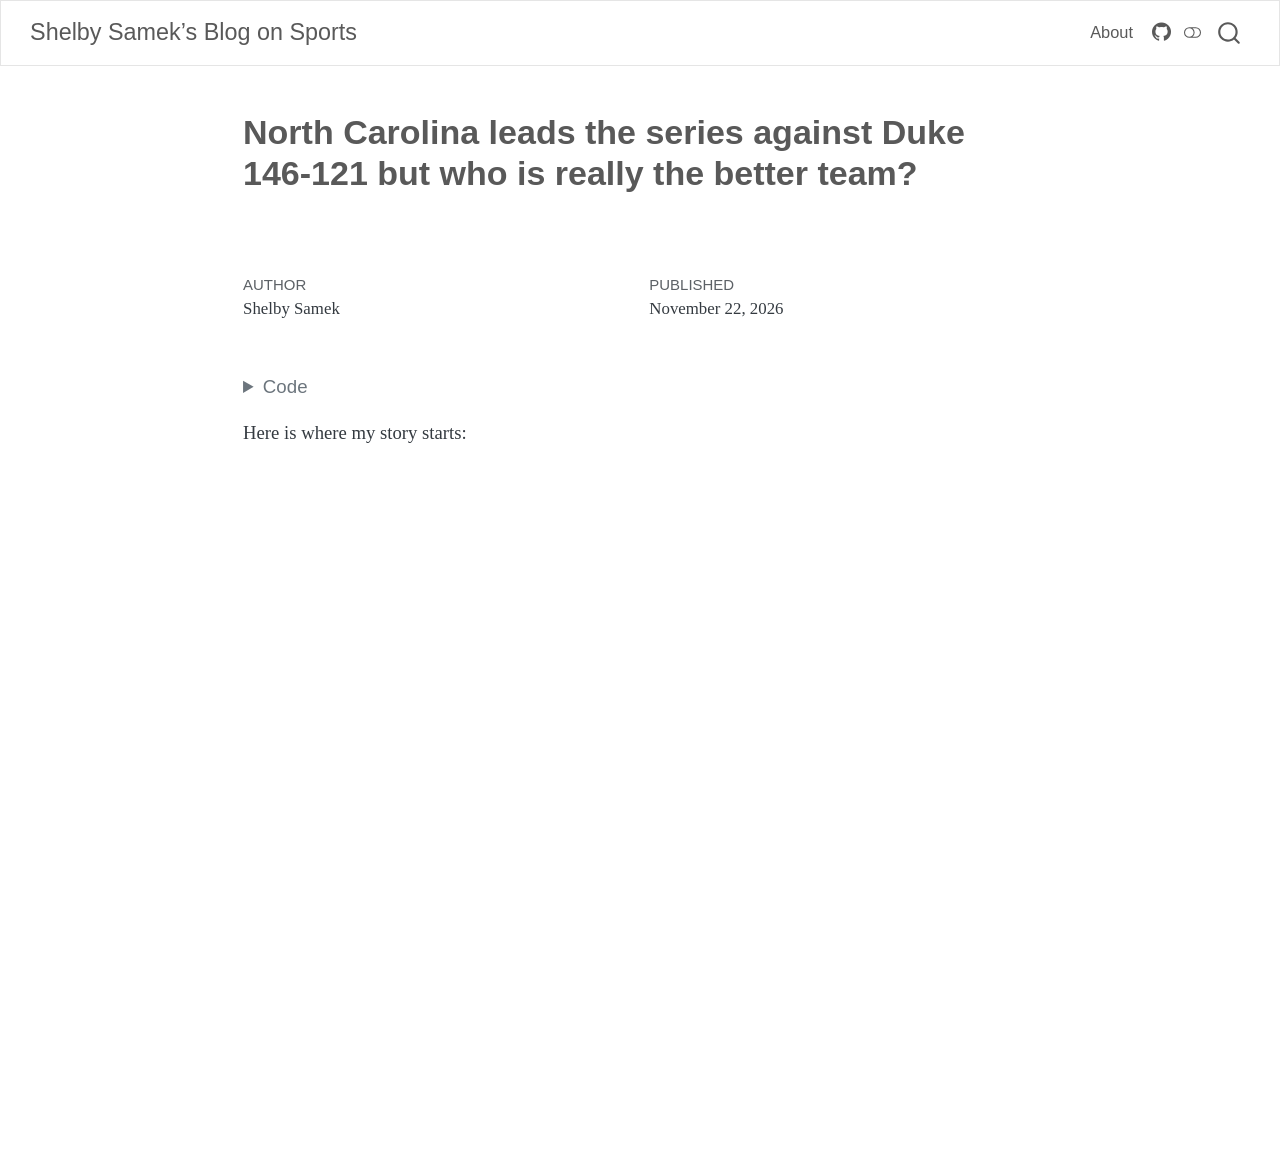
<file: posts/unc-duke-rivalry-mens-basketball/index.html>
<!DOCTYPE html>
<html xmlns="http://www.w3.org/1999/xhtml" lang="en" xml:lang="en"><head>

<meta charset="utf-8">
<meta name="generator" content="quarto-1.11.9">

<meta name="viewport" content="width=device-width, initial-scale=1.0, user-scalable=yes">

<meta name="author" content="Shelby Samek">
<meta name="dcterms.date" content="2026-11-22">

<title>North Carolina leads the series against Duke 146-121 but who is really the better team? – Shelby Samek's Blog on Sports</title>
<style>
/* Default styles provided by pandoc.
** See https://pandoc.org/MANUAL.html#variables-for-html for config info.
*/
span.smallcaps{font-variant: small-caps;}
div.columns{display: flex; gap: 1.5em;}
div.column{flex: auto;}
@media screen {
div.columns{gap: min(4vw, 1.5em);}
div.column{overflow-x: auto;}
}
div.hanging-indent{margin-left: 1.5em; text-indent: -1.5em;}
ul.task-list{list-style: none;}
ul.task-list li input[type="checkbox"] {
  width: 0.8em;
  margin: 0 0.8em 0.2em -1em; /* quarto-specific, see https://github.com/quarto-dev/quarto-cli/issues/4556 */ 
  vertical-align: middle;
}
/* CSS for syntax highlighting */
html { -webkit-text-size-adjust: 100%; }
pre > code.sourceCode { white-space: pre; position: relative; }
pre > code.sourceCode > span { display: inline-block; line-height: 1.25; }
pre > code.sourceCode > span:empty { height: 1.2em; }
.sourceCode { overflow: visible; }
code.sourceCode > span { color: inherit; text-decoration: inherit; }
div.sourceCode { margin: 1em 0; }
pre.sourceCode { margin: 0; }
@media screen {
div.sourceCode { overflow: auto; }
}
@media print {
pre > code.sourceCode { white-space: pre-wrap; }
pre > code.sourceCode > span { text-indent: -5em; padding-left: 5em; }
}
pre.numberSource code
  { counter-reset: source-line 0; }
pre.numberSource code > span
  { position: relative; left: -4em; counter-increment: source-line; }
pre.numberSource code > span > a:first-child::before
  { content: counter(source-line);
    position: relative; left: -1em; text-align: right; vertical-align: baseline;
    border: none; display: inline-block;
    -webkit-touch-callout: none; -webkit-user-select: none;
    -khtml-user-select: none; -moz-user-select: none;
    -ms-user-select: none; user-select: none;
    padding: 0 4px; width: 4em;
  }
pre.numberSource { margin-left: 3em;  padding-left: 4px; }
div.sourceCode
  {   }
@media screen {
pre > code.sourceCode > span > a:first-child::before { text-decoration: underline; }
}
</style>


<script src="../../site_libs/quarto-nav/quarto-nav.js"></script>
<script src="../../site_libs/quarto-nav/headroom.min.js"></script>
<script src="../../site_libs/clipboard/clipboard.min.js"></script>
<script src="../../site_libs/quarto-search/autocomplete.umd.js"></script>
<script src="../../site_libs/quarto-search/fuse.min.js"></script>
<script src="../../site_libs/quarto-search/quarto-search.js"></script>
<meta name="quarto:offset" content="../../">
<link href="../../logo.png" rel="icon" type="image/png">
<script src="../../site_libs/quarto-html/quarto.js" type="module"></script>
<script src="../../site_libs/quarto-html/tabsets/tabsets.js" type="module"></script>
<script src="../../site_libs/quarto-html/scrollable-regions/scrollable-regions.js" type="module"></script>
<script src="../../site_libs/quarto-html/popper.min.js"></script>
<script src="../../site_libs/quarto-html/tippy.umd.min.js"></script>
<script src="../../site_libs/quarto-html/anchor.min.js"></script>
<link href="../../site_libs/quarto-html/tippy.css" rel="stylesheet">
<link href="../../site_libs/quarto-html/quarto-syntax-highlighting-63b5708e65d6cd79cd7618c58d0c21e7.css" rel="stylesheet" class="quarto-color-scheme" id="quarto-text-highlighting-styles">
<link href="../../site_libs/quarto-html/quarto-syntax-highlighting-dark-447e42e69aaa9833c0ba1b986f430b20.css" rel="stylesheet" class="quarto-color-scheme quarto-color-alternate" id="quarto-text-highlighting-styles">
<link href="../../site_libs/quarto-html/quarto-syntax-highlighting-63b5708e65d6cd79cd7618c58d0c21e7.css" rel="stylesheet" class="quarto-color-scheme-extra" id="quarto-text-highlighting-styles">
<script src="../../site_libs/bootstrap/bootstrap.min.js"></script>
<link href="../../site_libs/bootstrap/bootstrap-icons.css" rel="stylesheet">
<link href="../../site_libs/bootstrap/bootstrap-cbed20f07cd0a3452a6886fe8d146970.min.css" rel="stylesheet" append-hash="true" class="quarto-color-scheme" id="quarto-bootstrap" data-mode="light">
<link href="../../site_libs/bootstrap/bootstrap-dark-181d6909a009fe39f73b5212012c69f5.min.css" rel="stylesheet" append-hash="true" class="quarto-color-scheme quarto-color-alternate" id="quarto-bootstrap" data-mode="dark">
<link href="../../site_libs/bootstrap/bootstrap-cbed20f07cd0a3452a6886fe8d146970.min.css" rel="stylesheet" append-hash="true" class="quarto-color-scheme-extra" id="quarto-bootstrap" data-mode="light">
<script id="quarto-search-options" type="application/json">{
  "location": "navbar",
  "copy-button": false,
  "collapse-after": 3,
  "panel-placement": "end",
  "type": "overlay",
  "limit": 50,
  "keyboard-shortcut": [
    "f",
    "/",
    "s"
  ],
  "show-item-context": false,
  "language": {
    "search-no-results-text": "No results",
    "search-matching-documents-text": "matching documents",
    "search-copy-link-title": "Copy link to search",
    "search-hide-matches-text": "Hide additional matches",
    "search-more-match-text": "more match in this document",
    "search-more-matches-text": "more matches in this document",
    "search-clear-button-title": "Clear",
    "search-text-placeholder": "",
    "search-detached-cancel-button-title": "Cancel",
    "search-submit-button-title": "Submit",
    "search-label": "Search"
  }
}</script>


<link rel="stylesheet" href="../../styles.css">
</head>

<body class="nav-fixed fullcontent quarto-light"><a id="quarto-skip-link" class="visually-hidden-focusable" href="#quarto-document-content">Skip to main content</a><script id="quarto-html-before-body" type="application/javascript">
    const toggleBodyColorMode = (bsSheetEl) => {
      const mode = bsSheetEl.getAttribute("data-mode");
      const bodyEl = window.document.querySelector("body");
      if (mode === "dark") {
        bodyEl.classList.add("quarto-dark");
        bodyEl.classList.remove("quarto-light");
      } else {
        bodyEl.classList.add("quarto-light");
        bodyEl.classList.remove("quarto-dark");
      }
    }
    const toggleBodyColorPrimary = () => {
      const bsSheetEl = window.document.querySelector("link#quarto-bootstrap:not([rel=disabled-stylesheet])");
      if (bsSheetEl) {
        toggleBodyColorMode(bsSheetEl);
      }
    }
    const setColorSchemeToggle = (alternate) => {
      const toggles = window.document.querySelectorAll('.quarto-color-scheme-toggle');
      for (let i=0; i < toggles.length; i++) {
        const toggle = toggles[i];
        if (toggle) {
          toggle.setAttribute("aria-checked", alternate ? "true" : "false");
          if (alternate) {
            toggle.classList.add("alternate");
          } else {
            toggle.classList.remove("alternate");
          }
        }
      }
    };
    const toggleColorMode = (alternate) => {
      // Switch the stylesheets
      const primaryStylesheets = window.document.querySelectorAll('link.quarto-color-scheme:not(.quarto-color-alternate)');
      const alternateStylesheets = window.document.querySelectorAll('link.quarto-color-scheme.quarto-color-alternate');
      manageTransitions('#quarto-margin-sidebar .nav-link', false);
      if (alternate) {
        // note: dark is layered on light, we don't disable primary!
        enableStylesheet(alternateStylesheets);
        for (const sheetNode of alternateStylesheets) {
          if (sheetNode.id === "quarto-bootstrap") {
            toggleBodyColorMode(sheetNode);
          }
        }
      } else {
        disableStylesheet(alternateStylesheets);
        enableStylesheet(primaryStylesheets)
        toggleBodyColorPrimary();
      }
      manageTransitions('#quarto-margin-sidebar .nav-link', true);
      // Switch the toggles
      setColorSchemeToggle(alternate)
    }
    // Hack to workaround the fact that safari doesn't
    // properly recolor the scrollbar when toggling (#1455).
    // Not run on load: stylesheets are set before first paint there, and
    // scrolling would undo the scroll to a URL fragment (#14973).
    // The one pixel nudge keeps the reader where they were.
    const refreshSafariScrollbar = () => {
      if (navigator.userAgent.indexOf('Safari') > 0 && navigator.userAgent.indexOf('Chrome') == -1) {
        manageTransitions("body", false);
        const scrollY = window.scrollY;
        window.scrollTo(0, scrollY > 0 ? scrollY - 1 : 1);
        setTimeout(() => {
          window.scrollTo(0, scrollY);
          manageTransitions("body", true);
        }, 40);
      }
    }
    const disableStylesheet = (stylesheets) => {
      for (let i=0; i < stylesheets.length; i++) {
        const stylesheet = stylesheets[i];
        stylesheet.rel = 'disabled-stylesheet';
      }
    }
    const enableStylesheet = (stylesheets) => {
      for (let i=0; i < stylesheets.length; i++) {
        const stylesheet = stylesheets[i];
        if(stylesheet.rel !== 'stylesheet') { // for Chrome, which will still FOUC without this check
          stylesheet.rel = 'stylesheet';
        }
      }
    }
    const manageTransitions = (selector, allowTransitions) => {
      const els = window.document.querySelectorAll(selector);
      for (let i=0; i < els.length; i++) {
        const el = els[i];
        if (allowTransitions) {
          el.classList.remove('notransition');
        } else {
          el.classList.add('notransition');
        }
      }
    }
    const isFileUrl = () => {
      return window.location.protocol === 'file:';
    }
    const hasAlternateSentinel = () => {
      let styleSentinel = getColorSchemeSentinel();
      if (styleSentinel !== null) {
        return styleSentinel === "alternate";
      } else {
        return false;
      }
    }
    const setStyleSentinel = (alternate) => {
      const value = alternate ? "alternate" : "default";
      if (!isFileUrl()) {
        window.localStorage.setItem("quarto-color-scheme", value);
      } else {
        localAlternateSentinel = value;
      }
    }
    const getColorSchemeSentinel = () => {
      if (!isFileUrl()) {
        const storageValue = window.localStorage.getItem("quarto-color-scheme");
        return storageValue != null ? storageValue : localAlternateSentinel;
      } else {
        return localAlternateSentinel;
      }
    }
    const toggleGiscusIfUsed = (isAlternate, darkModeDefault) => {
      const baseTheme = document.querySelector('#giscus-base-theme')?.value ?? 'light';
      const alternateTheme = document.querySelector('#giscus-alt-theme')?.value ?? 'dark';
      let newTheme = '';
      if(authorPrefersDark) {
        newTheme = isAlternate ? baseTheme : alternateTheme;
      } else {
        newTheme = isAlternate ? alternateTheme : baseTheme;
      }
      const changeGiscusTheme = () => {
        // From: https://github.com/giscus/giscus/issues/336
        const sendMessage = (message) => {
          const iframe = document.querySelector('iframe.giscus-frame');
          if (!iframe) return;
          iframe.contentWindow.postMessage({ giscus: message }, 'https://giscus.app');
        }
        sendMessage({
          setConfig: {
            theme: newTheme
          }
        });
      }
      const isGiscussLoaded = window.document.querySelector('iframe.giscus-frame') !== null;
      if (isGiscussLoaded) {
        changeGiscusTheme();
      }
    };
    const authorPrefersDark = false;
    const darkModeDefault = authorPrefersDark;
      document.querySelector('link#quarto-text-highlighting-styles.quarto-color-scheme-extra').rel = 'disabled-stylesheet';
      document.querySelector('link#quarto-bootstrap.quarto-color-scheme-extra').rel = 'disabled-stylesheet';
    let localAlternateSentinel = darkModeDefault ? 'alternate' : 'default';
    // Dark / light mode switch
    window.quartoToggleColorScheme = () => {
      // Read the current dark / light value
      let toAlternate = !hasAlternateSentinel();
      toggleColorMode(toAlternate);
      refreshSafariScrollbar();
      setStyleSentinel(toAlternate);
      toggleGiscusIfUsed(toAlternate, darkModeDefault);
      window.dispatchEvent(new Event('resize'));
    };
    // Switch to dark mode if need be
    if (hasAlternateSentinel()) {
      toggleColorMode(true);
    } else {
      toggleColorMode(false);
    }
  </script>

<div id="quarto-search-results"></div>
  <header id="quarto-header" class="headroom fixed-top quarto-banner">
    <nav class="navbar navbar-expand-lg " data-bs-theme="dark" aria-label="Site">
      <div class="navbar-container container-fluid">
      <div class="navbar-brand-container mx-auto">
    <a class="navbar-brand" href="../../index.html">
    <span class="navbar-title">Shelby Samek’s Blog on Sports</span>
    </a>
  </div>
          <button class="navbar-toggler" type="button" data-bs-toggle="collapse" data-bs-target="#navbarCollapse" aria-controls="navbarCollapse" aria-expanded="false" aria-label="Toggle navigation" onclick="if (window.quartoToggleHeadroom) { window.quartoToggleHeadroom(); }">
  <span class="navbar-toggler-icon"></span>
</button>
          <div class="collapse navbar-collapse" id="navbarCollapse">
            <ul class="navbar-nav navbar-nav-scroll ms-auto">
  <li class="nav-item">
    <a class="nav-link" href="../../about.html"> 
<span class="menu-text">About</span></a>
  </li>  
  <li class="nav-item compact">
    <a class="nav-link" href="https://github.com/shelbysamek"> <i class="bi bi-github" role="img">
</i> 
<span class="menu-text"></span></a>
  </li>  
</ul>
          </div> <!-- /navcollapse -->
            <div class="quarto-navbar-tools">
  <button type="button" role="switch" aria-checked="false" class="quarto-color-scheme-toggle quarto-navigation-tool  px-1" onclick="window.quartoToggleColorScheme(); return false;" title="Toggle dark mode" aria-label="Toggle dark mode"><i class="bi"></i></button>
</div>
            <div id="quarto-search" class="" title="Search"></div>
      </div> <!-- /container-fluid -->
    </nav>
</header>
<!-- content -->
<header id="title-block-header" class="quarto-title-block default page-columns page-full">
  <div class="quarto-title-banner page-columns page-full">
    <div class="quarto-title column-body">
      <h1 class="title">North Carolina leads the series against Duke 146-121 but who is really the better team?</h1>
                      </div>
  </div>
    
  
  <div class="quarto-title-meta">

      <div>
      <div class="quarto-title-meta-heading">Author</div>
      <div class="quarto-title-meta-contents">
               <p>Shelby Samek </p>
            </div>
    </div>
      
      <div>
      <div class="quarto-title-meta-heading">Published</div>
      <div class="quarto-title-meta-contents">
        <p class="date">November 22, 2026</p>
      </div>
    </div>
    
      
    </div>
    
  
  </header><div id="quarto-content" class="quarto-container page-columns page-rows-contents page-layout-article page-navbar">
<!-- sidebar -->
<!-- margin-sidebar -->
    
<!-- main -->
<main class="content quarto-banner-title-block" id="quarto-document-content" tabindex="-1">






<div class="cell">
<details class="code-fold">
<summary>Code</summary>
<div class="code-copy-outer-scaffold"><div class="sourceCode cell-code" id="cb1"><pre class="sourceCode r code-with-copy"><code class="sourceCode r"><span id="cb1-1"><a href="#cb1-1" aria-hidden="true" tabindex="-1"></a><span class="fu">library</span>(tidyverse)</span></code></pre></div><button title="Copy to Clipboard" class="code-copy-button"><i class="bi"></i></button></div>
</details>
</div>
<p>Here is where my story starts:</p>



</main> <!-- /main -->
<script id="quarto-html-after-body" type="application/javascript">
  window.document.addEventListener("DOMContentLoaded", function (event) {
    // Ensure there is a toggle, if there isn't float one in the top right
    if (window.document.querySelector('.quarto-color-scheme-toggle') === null) {
      const toggle = window.document.createElement('button');
      toggle.type = "button";
      toggle.setAttribute("role", "switch");
      toggle.setAttribute("aria-checked", "false");
      toggle.classList.add('top-right');
      toggle.classList.add('quarto-color-scheme-toggle');
      toggle.setAttribute("aria-label", "Toggle dark mode");
      toggle.onclick = function() { try { window.quartoToggleColorScheme(); } catch {} return false; };
      const i = window.document.createElement("i");
      i.classList.add('bi');
      toggle.appendChild(i);
      // Put the toggle in a landmark of its own, so that landmark navigation
      // can reach it.
      //
      // The container is always a fresh direct child of body, and the toggle is
      // never moved into page furniture that the theme or the author controls.
      // The toggle is positioned against the page, so any ancestor that
      // establishes a containing block captures it: a positioned element or a
      // grid for position: absolute, and transform, filter, will-change or
      // contain for position: fixed. A direct child of body has none of these
      // to inherit, and the shift when one appears is silent and visual.
      //
      // ARIA says a document should have at most one banner, and axe reports a
      // duplicate whether or not the banners carry distinct labels. So use a
      // header when the page has no banner yet, and a named region otherwise.
      //
      // A header is a banner wherever it sits, unless it is inside sectioning
      // content, so this cannot just look at the children of body: a custom
      // page layout wraps the title block header in a plain div. An explicit
      // role="banner" always counts.
      const sectioning = 'article, aside, main, nav, section, [role="article"], [role="complementary"], [role="main"], [role="navigation"], [role="region"]';
      const hasBanner = Array.from(
        window.document.querySelectorAll('header:not([role]), [role="banner"]')
      ).some(function(el) {
        return el.hasAttribute("role") || el.closest(sectioning) === null;
      });
      const container = window.document.createElement(hasBanner ? "div" : "header");
      if (hasBanner) {
        container.setAttribute("role", "region");
        container.setAttribute("aria-label", "Toggle dark mode");
      }
      container.classList.add('quarto-color-scheme-toggle-container');
      container.appendChild(toggle);
      window.document.body.appendChild(container);
    }
    setColorSchemeToggle(hasAlternateSentinel())
    const icon = "";
    const anchorJS = new window.AnchorJS();
    anchorJS.options = {
      placement: 'right',
      icon: icon
    };
    anchorJS.add('.anchored');
    const isCodeAnnotation = (el) => {
      for (const clz of el.classList) {
        if (clz.startsWith('code-annotation-')) {                     
          return true;
        }
      }
      return false;
    }
    const onCopySuccess = function(e) {
      // button target
      const button = e.trigger;
      // don't keep focus
      button.blur();
      // flash "checked"
      button.classList.add('code-copy-button-checked');
      var currentTitle = button.getAttribute("title");
      button.setAttribute("title", "Copied!");
      let tooltip;
      if (window.bootstrap) {
        button.setAttribute("data-bs-toggle", "tooltip");
        button.setAttribute("data-bs-placement", "left");
        button.setAttribute("data-bs-title", "Copied!");
        tooltip = new bootstrap.Tooltip(button, 
          { trigger: "manual", 
            customClass: "code-copy-button-tooltip",
            offset: [0, -8]});
        tooltip.show();    
      }
      setTimeout(function() {
        if (tooltip) {
          tooltip.hide();
          button.removeAttribute("data-bs-title");
          button.removeAttribute("data-bs-toggle");
          button.removeAttribute("data-bs-placement");
        }
        button.setAttribute("title", currentTitle);
        button.classList.remove('code-copy-button-checked');
      }, 1000);
      // clear code selection
      e.clearSelection();
    }
    const getTextToCopy = function(trigger) {
      const outerScaffold = trigger.parentElement.cloneNode(true);
      const codeEl = outerScaffold.querySelector('code');
      for (const childEl of codeEl.children) {
        if (isCodeAnnotation(childEl)) {
          childEl.remove();
        }
      }
      return codeEl.innerText;
    }
    const clipboard = new window.ClipboardJS('.code-copy-button:not([data-in-quarto-modal])', {
      text: getTextToCopy
    });
    clipboard.on('success', onCopySuccess);
    if (window.document.getElementById('quarto-embedded-source-code-modal')) {
      const clipboardModal = new window.ClipboardJS('.code-copy-button[data-in-quarto-modal]', {
        text: getTextToCopy,
        container: window.document.getElementById('quarto-embedded-source-code-modal')
      });
      clipboardModal.on('success', onCopySuccess);
    }
      var localhostRegex = new RegExp(/^(?:http|https):\/\/localhost\:?[0-9]*\//);
      var mailtoRegex = new RegExp(/^mailto:/);
        var filterRegex = new RegExp('/' + window.location.host + '/');
      var isInternal = (href) => {
          return filterRegex.test(href) || localhostRegex.test(href) || mailtoRegex.test(href);
      }
      // Inspect non-navigation links and adorn them if external
      window.quartoDecorateExternalLinks = function (root) {
     var links = (root || window.document).querySelectorAll('a[href]:not(.nav-link):not(.navbar-brand):not(.toc-action):not(.sidebar-link):not(.sidebar-item-toggle):not(.pagination-link):not(.no-external):not([aria-hidden]):not(.dropdown-item):not(.quarto-navigation-tool):not(.about-link)');
      for (var i=0; i<links.length; i++) {
        const link = links[i];
        if (!isInternal(link.href)) {
          // undo the damage that might have been done by quarto-nav.js in the case of
          // links that we want to consider external
          if (link.dataset.originalHref !== undefined) {
            link.href = link.dataset.originalHref;
          }
          if (!link.classList.contains('no-external-icon')) {
          }
        }
      }
      };
      window.quartoDecorateExternalLinks(window.document);
    // Esc closes the popup (WCAG 1.4.13) and focus leaving both trigger and
    // popup closes it (WCAG 2.4.11); tippy handles neither for interactive popups.
    const hideOnEscAndFocusOut = {
      name: 'hideOnEscAndFocusOut',
      defaultValue: true,
      fn(instance) {
        const dismiss = () => {
          // A show scheduled by the trigger delay would otherwise reopen it
          instance.clearDelayTimeouts();
          instance.hide();
        };
        const onKeyDown = (event) => {
          if (event.key !== 'Escape') {
            return;
          }
          // Keep Esc from also reaching page handlers (e.g. reveal.js overview),
          // except an open reveal.js slide menu, which Esc should close too.
          // The menu handles keys only when its keyboard option is on.
          const menuHandlesEsc = window.Reveal?.getPlugin?.('menu')?.isOpen() &&
            window.Reveal.getConfig().menu?.keyboard !== false;
          if (!menuHandlesEsc) {
            event.stopPropagation();
          }
          if (instance.popper.contains(window.document.activeElement)) {
            // Disabled while refocusing so the focus trigger does not reopen it
            instance.disable();
            instance.reference.focus();
            instance.enable();
          }
          dismiss();
        };
        const onFocusOut = (event) => {
          const target = event.relatedTarget;
          if (target && !instance.reference.contains(target) &&
              !instance.popper.contains(target)) {
            dismiss();
          }
        };
        // On the trigger too: a click trigger (code-annotations: select) has no
        // blur handling. Attached for the instance's lifetime so leaving the
        // trigger also cancels a show still pending on the trigger delay.
        instance.reference.addEventListener('focusout', onFocusOut);
        return {
          onShow() {
            window.document.addEventListener('keydown', onKeyDown, true);
            instance.popper.addEventListener('focusout', onFocusOut);
          },
          onHide() {
            window.document.removeEventListener('keydown', onKeyDown, true);
            instance.popper.removeEventListener('focusout', onFocusOut);
          },
          onDestroy() {
            instance.reference.removeEventListener('focusout', onFocusOut);
          },
        };
      },
    };
    function tippyHover(el, contentFn, onTriggerFn, onUntriggerFn) {
      const config = {
        allowHTML: true,
        maxWidth: 500,
        delay: 100,
        arrow: false,
        appendTo: function(el) {
            return el.parentElement;
        },
        interactive: true,
        interactiveBorder: 10,
        theme: 'quarto',
        placement: 'bottom-start',
        plugins: [hideOnEscAndFocusOut],
      };
      if (contentFn) {
        config.content = contentFn;
      }
      if (onTriggerFn) {
        config.onTrigger = onTriggerFn;
      }
      if (onUntriggerFn) {
        config.onUntrigger = onUntriggerFn;
      }
      window.tippy(el, config); 
    }
    const noterefs = window.document.querySelectorAll('a[role="doc-noteref"]');
    for (var i=0; i<noterefs.length; i++) {
      const ref = noterefs[i];
      tippyHover(ref, function() {
        // use id or data attribute instead here
        let href = ref.getAttribute('data-footnote-href') || ref.getAttribute('href');
        try { href = new URL(href).hash; } catch {}
        const id = href.replace(/^#\/?/, "");
        const note = window.document.getElementById(id);
        if (note) {
          return note.innerHTML;
        } else {
          return "";
        }
      });
    }
    const xrefs = window.document.querySelectorAll('a.quarto-xref');
    const processXRef = (id, note) => {
      // Strip column container classes
      const stripColumnClz = (el) => {
        el.classList.remove("page-full", "page-columns");
        if (el.children) {
          for (const child of el.children) {
            stripColumnClz(child);
          }
        }
      }
      stripColumnClz(note)
      if (id === null || id.startsWith('sec-')) {
        // Special case sections, only their first couple elements
        const container = document.createElement("div");
        if (note.children && note.children.length > 2) {
          container.appendChild(note.children[0].cloneNode(true));
          for (let i = 1; i < note.children.length; i++) {
            const child = note.children[i];
            if (child.tagName === "P" && child.innerText === "") {
              continue;
            } else {
              container.appendChild(child.cloneNode(true));
              break;
            }
          }
          if (window.Quarto?.typesetMath) {
            window.Quarto.typesetMath(container);
          }
          return container.innerHTML
        } else {
          if (window.Quarto?.typesetMath) {
            window.Quarto.typesetMath(note);
          }
          return note.innerHTML;
        }
      } else {
        // Remove any anchor links if they are present
        const anchorLink = note.querySelector('a.anchorjs-link');
        if (anchorLink) {
          anchorLink.remove();
        }
        if (window.Quarto?.typesetMath) {
          window.Quarto.typesetMath(note);
        }
        if (note.classList.contains("callout")) {
          return note.outerHTML;
        } else {
          return note.innerHTML;
        }
      }
    }
    for (var i=0; i<xrefs.length; i++) {
      const xref = xrefs[i];
      tippyHover(xref, undefined, function(instance) {
        instance.disable();
        let url = xref.getAttribute('href');
        let hash = undefined; 
        if (url.startsWith('#')) {
          hash = url;
        } else {
          try { hash = new URL(url).hash; } catch {}
        }
        if (hash) {
          const id = hash.replace(/^#\/?/, "");
          const note = window.document.getElementById(id);
          if (note !== null) {
            try {
              const html = processXRef(id, note.cloneNode(true));
              instance.setContent(html);
            } finally {
              instance.enable();
              instance.show();
            }
          } else {
            // See if we can fetch this
            fetch(url.split('#')[0])
            .then(res => res.text())
            .then(html => {
              const parser = new DOMParser();
              const htmlDoc = parser.parseFromString(html, "text/html");
              const note = htmlDoc.getElementById(id);
              if (note !== null) {
                const html = processXRef(id, note);
                instance.setContent(html);
              } 
            }).finally(() => {
              instance.enable();
              instance.show();
            });
          }
        } else {
          // See if we can fetch a full url (with no hash to target)
          // This is a special case and we should probably do some content thinning / targeting
          fetch(url)
          .then(res => res.text())
          .then(html => {
            const parser = new DOMParser();
            const htmlDoc = parser.parseFromString(html, "text/html");
            const note = htmlDoc.querySelector('main.content');
            if (note !== null) {
              // This should only happen for chapter cross references
              // (since there is no id in the URL)
              // remove the first header
              if (note.children.length > 0 && note.children[0].tagName === "HEADER") {
                note.children[0].remove();
              }
              const html = processXRef(null, note);
              instance.setContent(html);
            } 
          }).finally(() => {
            instance.enable();
            instance.show();
          });
        }
      }, function(instance) {
      });
    }
        let selectedAnnoteEl;
        const selectorForAnnotation = ( cell, annotation) => {
          let cellAttr = 'data-code-cell="' + cell + '"';
          let lineAttr = 'data-code-annotation="' +  annotation + '"';
          const selector = 'span[' + cellAttr + '][' + lineAttr + ']';
          return selector;
        }
        const selectCodeLines = (annoteEl) => {
          const doc = window.document;
          const targetCell = annoteEl.getAttribute("data-target-cell");
          const targetAnnotation = annoteEl.getAttribute("data-target-annotation");
          const annoteSpan = window.document.querySelector(selectorForAnnotation(targetCell, targetAnnotation));
          const lines = annoteSpan.getAttribute("data-code-lines").split(",");
          const lineIds = lines.map((line) => {
            return targetCell + "-" + line;
          })
          // Each band is positioned against its own containing block, which is
          // not the offsetParent of the lines, so place it from client rects.
          const placeBand = (band, firstEl, lastEl, codeBlock) => {
            const container = band.offsetParent;
            if (container === null) {
              return;
            }
            const containerRect = container.getBoundingClientRect();
            // Reveal.js scales slides with a transform, so convert client
            // pixels back to the CSS pixels of the container.
            const scale = containerRect.height / container.offsetHeight || 1;
            const firstRect = firstEl.getBoundingClientRect();
            const lastRect = lastEl.getBoundingClientRect();
            const top = (firstRect.top - containerRect.top) / scale - container.clientTop + container.scrollTop;
            const height = (lastRect.bottom - firstRect.top) / scale;
            band.style.top = top - 2 + "px";
            band.style.height = height + 4 + "px";
            if (codeBlock) {
              // Without the copy button wrapper, the containing block is wider
              // than the code block, so span the code block explicitly.
              const blockRect = codeBlock.getBoundingClientRect();
              band.style.left = (blockRect.left - containerRect.left) / scale - container.clientLeft + container.scrollLeft + "px";
              band.style.width = blockRect.width / scale + "px";
            }
          };
          if (lineIds.length > 0) {
            const el = window.document.getElementById(lineIds[0]);
            const lastEl = window.document.getElementById(lineIds[lineIds.length - 1]);
            const parent = el.parentElement.parentElement;
            // cook up a div (if necessary) and position it
            let div = window.document.getElementById("code-annotation-line-highlight");
            if (div === null) {
              div = window.document.createElement("div");
              div.setAttribute("id", "code-annotation-line-highlight");
              div.style.position = 'absolute';
              parent.appendChild(div);
            }
            placeBand(div, el, lastEl, parent.closest("div.sourceCode") || parent);
            let gutterDiv = window.document.getElementById("code-annotation-line-highlight-gutter");
            if (gutterDiv === null) {
              gutterDiv = window.document.createElement("div");
              gutterDiv.setAttribute("id", "code-annotation-line-highlight-gutter");
              gutterDiv.style.position = 'absolute';
              const codeCell = window.document.getElementById(targetCell);
              const gutter = codeCell.querySelector('.code-annotation-gutter');
              gutter.appendChild(gutterDiv);
            }
            placeBand(gutterDiv, el, lastEl);
            selectedAnnoteEl = annoteEl;
          }
        };
        const unselectCodeLines = () => {
          const elementsIds = ["code-annotation-line-highlight", "code-annotation-line-highlight-gutter"];
          elementsIds.forEach((elId) => {
            const div = window.document.getElementById(elId);
            if (div) {
              div.remove();
            }
          });
          selectedAnnoteEl = undefined;
        };
          // Handle positioning of the toggle
      window.addEventListener(
        "resize",
        throttle(() => {
          elRect = undefined;
          if (selectedAnnoteEl) {
            selectCodeLines(selectedAnnoteEl);
          }
        }, 10)
      );
      function throttle(fn, ms) {
      let throttle = false;
      let timer;
        return (...args) => {
          if(!throttle) { // first call gets through
              fn.apply(this, args);
              throttle = true;
          } else { // all the others get throttled
              if(timer) clearTimeout(timer); // cancel #2
              timer = setTimeout(() => {
                fn.apply(this, args);
                timer = throttle = false;
              }, ms);
          }
        };
      }
        // Attach click handler to the DT
        const annoteDls = window.document.querySelectorAll('dt[data-target-cell]');
        for (const annoteDlNode of annoteDls) {
          annoteDlNode.addEventListener('click', (event) => {
            const clickedEl = event.target;
            if (clickedEl !== selectedAnnoteEl) {
              unselectCodeLines();
              const activeEl = window.document.querySelector('dt[data-target-cell].code-annotation-active');
              if (activeEl) {
                activeEl.classList.remove('code-annotation-active');
              }
              selectCodeLines(clickedEl);
              clickedEl.classList.add('code-annotation-active');
            } else {
              // Unselect the line
              unselectCodeLines();
              clickedEl.classList.remove('code-annotation-active');
            }
          });
        }
    const findCites = (el) => {
      const parentEl = el.parentElement;
      if (parentEl) {
        const cites = parentEl.dataset.cites;
        if (cites) {
          return {
            el,
            cites: cites.split(' ')
          };
        } else {
          return findCites(el.parentElement)
        }
      } else {
        return undefined;
      }
    };
    var bibliorefs = window.document.querySelectorAll('a[role="doc-biblioref"]');
    for (var i=0; i<bibliorefs.length; i++) {
      const ref = bibliorefs[i];
      const citeInfo = findCites(ref);
      if (citeInfo) {
        tippyHover(citeInfo.el, function() {
          var popup = window.document.createElement('div');
          citeInfo.cites.forEach(function(cite) {
            var citeDiv = window.document.createElement('div');
            citeDiv.classList.add('hanging-indent');
            citeDiv.classList.add('csl-entry');
            var biblioDiv = window.document.getElementById('ref-' + cite);
            if (biblioDiv) {
              citeDiv.innerHTML = biblioDiv.innerHTML;
            }
            popup.appendChild(citeDiv);
          });
          return popup.innerHTML;
        });
      }
    }
  });
  </script>
  <script type="application/javascript">
  window.quartoScrollableRegionsLabels = {"code":"Scrollable code","output":"Scrollable output"};
  </script>
</div> <!-- /content -->




</body></html>
</file>
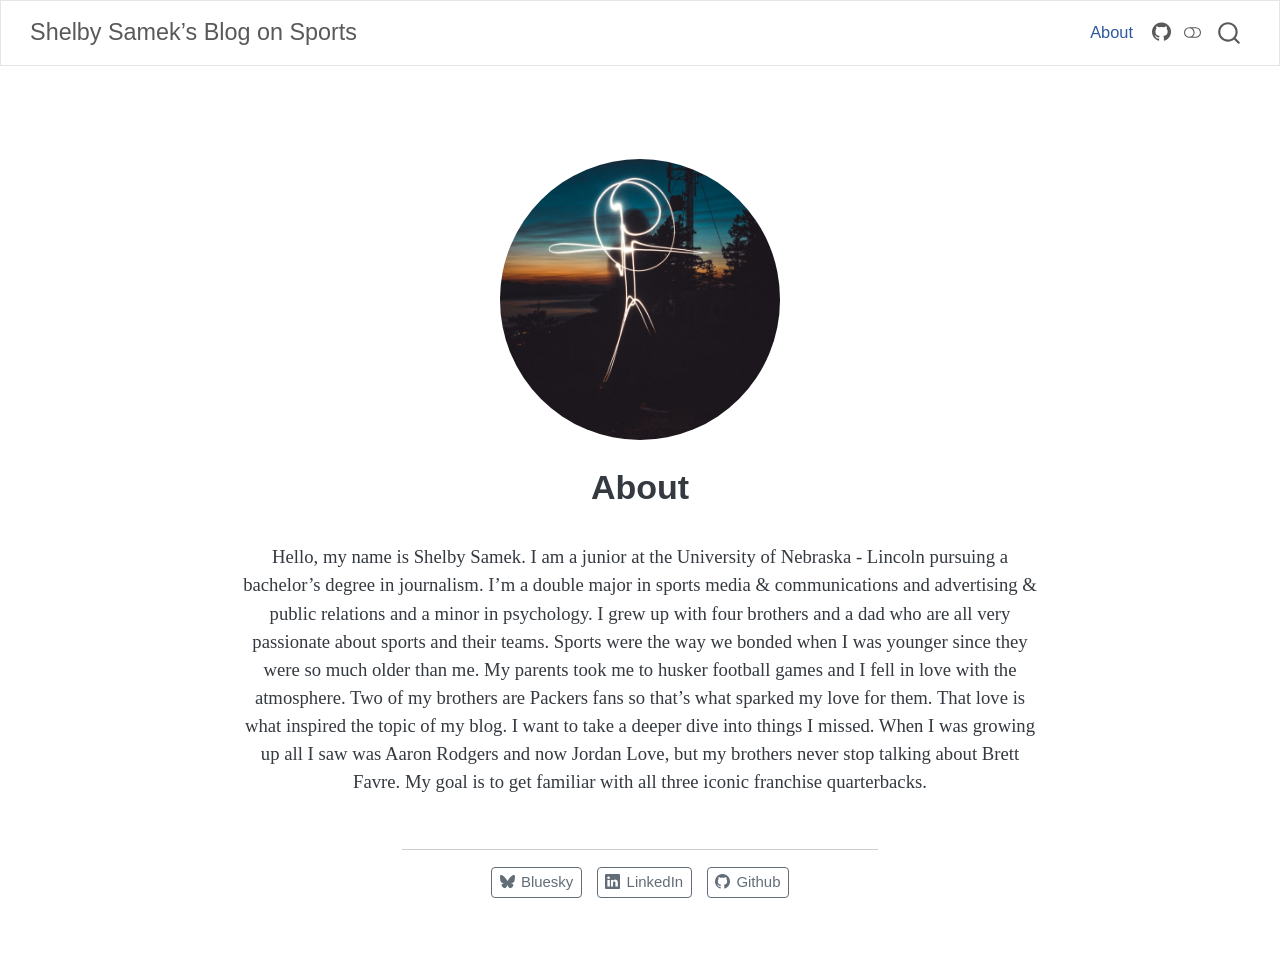
<file: about.html>
<!DOCTYPE html>
<html xmlns="http://www.w3.org/1999/xhtml" lang="en" xml:lang="en"><head>

<meta charset="utf-8">
<meta name="generator" content="quarto-1.11.9">

<meta name="viewport" content="width=device-width, initial-scale=1.0, user-scalable=yes">


<title>About – Shelby Samek’s Blog on Sports</title>
<style>
/* Default styles provided by pandoc.
** See https://pandoc.org/MANUAL.html#variables-for-html for config info.
*/
span.smallcaps{font-variant: small-caps;}
div.columns{display: flex; gap: 1.5em;}
div.column{flex: auto;}
@media screen {
div.columns{gap: min(4vw, 1.5em);}
div.column{overflow-x: auto;}
}
div.hanging-indent{margin-left: 1.5em; text-indent: -1.5em;}
ul.task-list{list-style: none;}
ul.task-list li input[type="checkbox"] {
  width: 0.8em;
  margin: 0 0.8em 0.2em -1em; /* quarto-specific, see https://github.com/quarto-dev/quarto-cli/issues/4556 */ 
  vertical-align: middle;
}
</style>


<script src="site_libs/quarto-nav/quarto-nav.js"></script>
<script src="site_libs/quarto-nav/headroom.min.js"></script>
<script src="site_libs/clipboard/clipboard.min.js"></script>
<script src="site_libs/quarto-search/autocomplete.umd.js"></script>
<script src="site_libs/quarto-search/fuse.min.js"></script>
<script src="site_libs/quarto-search/quarto-search.js"></script>
<meta name="quarto:offset" content="./">
<link href="./logo.png" rel="icon" type="image/png">
<script src="site_libs/quarto-html/quarto.js" type="module"></script>
<script src="site_libs/quarto-html/tabsets/tabsets.js" type="module"></script>
<script src="site_libs/quarto-html/scrollable-regions/scrollable-regions.js" type="module"></script>
<script src="site_libs/quarto-html/popper.min.js"></script>
<script src="site_libs/quarto-html/tippy.umd.min.js"></script>
<link href="site_libs/quarto-html/tippy.css" rel="stylesheet">
<link href="site_libs/quarto-html/quarto-syntax-highlighting-63b5708e65d6cd79cd7618c58d0c21e7.css" rel="stylesheet" class="quarto-color-scheme" id="quarto-text-highlighting-styles">
<link href="site_libs/quarto-html/quarto-syntax-highlighting-dark-447e42e69aaa9833c0ba1b986f430b20.css" rel="stylesheet" class="quarto-color-scheme quarto-color-alternate" id="quarto-text-highlighting-styles">
<link href="site_libs/quarto-html/quarto-syntax-highlighting-63b5708e65d6cd79cd7618c58d0c21e7.css" rel="stylesheet" class="quarto-color-scheme-extra" id="quarto-text-highlighting-styles">
<script src="site_libs/bootstrap/bootstrap.min.js"></script>
<link href="site_libs/bootstrap/bootstrap-icons.css" rel="stylesheet">
<link href="site_libs/bootstrap/bootstrap-cbed20f07cd0a3452a6886fe8d146970.min.css" rel="stylesheet" append-hash="true" class="quarto-color-scheme" id="quarto-bootstrap" data-mode="light">
<link href="site_libs/bootstrap/bootstrap-dark-181d6909a009fe39f73b5212012c69f5.min.css" rel="stylesheet" append-hash="true" class="quarto-color-scheme quarto-color-alternate" id="quarto-bootstrap" data-mode="dark">
<link href="site_libs/bootstrap/bootstrap-cbed20f07cd0a3452a6886fe8d146970.min.css" rel="stylesheet" append-hash="true" class="quarto-color-scheme-extra" id="quarto-bootstrap" data-mode="light">
<script id="quarto-search-options" type="application/json">{
  "location": "navbar",
  "copy-button": false,
  "collapse-after": 3,
  "panel-placement": "end",
  "type": "overlay",
  "limit": 50,
  "keyboard-shortcut": [
    "f",
    "/",
    "s"
  ],
  "show-item-context": false,
  "language": {
    "search-no-results-text": "No results",
    "search-matching-documents-text": "matching documents",
    "search-copy-link-title": "Copy link to search",
    "search-hide-matches-text": "Hide additional matches",
    "search-more-match-text": "more match in this document",
    "search-more-matches-text": "more matches in this document",
    "search-clear-button-title": "Clear",
    "search-text-placeholder": "",
    "search-detached-cancel-button-title": "Cancel",
    "search-submit-button-title": "Submit",
    "search-label": "Search"
  }
}</script>


<link rel="stylesheet" href="styles.css">
</head>

<body class="nav-fixed fullcontent quarto-light"><a id="quarto-skip-link" class="visually-hidden-focusable" href="#quarto-document-content">Skip to main content</a><script id="quarto-html-before-body" type="application/javascript">
    const toggleBodyColorMode = (bsSheetEl) => {
      const mode = bsSheetEl.getAttribute("data-mode");
      const bodyEl = window.document.querySelector("body");
      if (mode === "dark") {
        bodyEl.classList.add("quarto-dark");
        bodyEl.classList.remove("quarto-light");
      } else {
        bodyEl.classList.add("quarto-light");
        bodyEl.classList.remove("quarto-dark");
      }
    }
    const toggleBodyColorPrimary = () => {
      const bsSheetEl = window.document.querySelector("link#quarto-bootstrap:not([rel=disabled-stylesheet])");
      if (bsSheetEl) {
        toggleBodyColorMode(bsSheetEl);
      }
    }
    const setColorSchemeToggle = (alternate) => {
      const toggles = window.document.querySelectorAll('.quarto-color-scheme-toggle');
      for (let i=0; i < toggles.length; i++) {
        const toggle = toggles[i];
        if (toggle) {
          toggle.setAttribute("aria-checked", alternate ? "true" : "false");
          if (alternate) {
            toggle.classList.add("alternate");
          } else {
            toggle.classList.remove("alternate");
          }
        }
      }
    };
    const toggleColorMode = (alternate) => {
      // Switch the stylesheets
      const primaryStylesheets = window.document.querySelectorAll('link.quarto-color-scheme:not(.quarto-color-alternate)');
      const alternateStylesheets = window.document.querySelectorAll('link.quarto-color-scheme.quarto-color-alternate');
      manageTransitions('#quarto-margin-sidebar .nav-link', false);
      if (alternate) {
        // note: dark is layered on light, we don't disable primary!
        enableStylesheet(alternateStylesheets);
        for (const sheetNode of alternateStylesheets) {
          if (sheetNode.id === "quarto-bootstrap") {
            toggleBodyColorMode(sheetNode);
          }
        }
      } else {
        disableStylesheet(alternateStylesheets);
        enableStylesheet(primaryStylesheets)
        toggleBodyColorPrimary();
      }
      manageTransitions('#quarto-margin-sidebar .nav-link', true);
      // Switch the toggles
      setColorSchemeToggle(alternate)
    }
    // Hack to workaround the fact that safari doesn't
    // properly recolor the scrollbar when toggling (#1455).
    // Not run on load: stylesheets are set before first paint there, and
    // scrolling would undo the scroll to a URL fragment (#14973).
    // The one pixel nudge keeps the reader where they were.
    const refreshSafariScrollbar = () => {
      if (navigator.userAgent.indexOf('Safari') > 0 && navigator.userAgent.indexOf('Chrome') == -1) {
        manageTransitions("body", false);
        const scrollY = window.scrollY;
        window.scrollTo(0, scrollY > 0 ? scrollY - 1 : 1);
        setTimeout(() => {
          window.scrollTo(0, scrollY);
          manageTransitions("body", true);
        }, 40);
      }
    }
    const disableStylesheet = (stylesheets) => {
      for (let i=0; i < stylesheets.length; i++) {
        const stylesheet = stylesheets[i];
        stylesheet.rel = 'disabled-stylesheet';
      }
    }
    const enableStylesheet = (stylesheets) => {
      for (let i=0; i < stylesheets.length; i++) {
        const stylesheet = stylesheets[i];
        if(stylesheet.rel !== 'stylesheet') { // for Chrome, which will still FOUC without this check
          stylesheet.rel = 'stylesheet';
        }
      }
    }
    const manageTransitions = (selector, allowTransitions) => {
      const els = window.document.querySelectorAll(selector);
      for (let i=0; i < els.length; i++) {
        const el = els[i];
        if (allowTransitions) {
          el.classList.remove('notransition');
        } else {
          el.classList.add('notransition');
        }
      }
    }
    const isFileUrl = () => {
      return window.location.protocol === 'file:';
    }
    const hasAlternateSentinel = () => {
      let styleSentinel = getColorSchemeSentinel();
      if (styleSentinel !== null) {
        return styleSentinel === "alternate";
      } else {
        return false;
      }
    }
    const setStyleSentinel = (alternate) => {
      const value = alternate ? "alternate" : "default";
      if (!isFileUrl()) {
        window.localStorage.setItem("quarto-color-scheme", value);
      } else {
        localAlternateSentinel = value;
      }
    }
    const getColorSchemeSentinel = () => {
      if (!isFileUrl()) {
        const storageValue = window.localStorage.getItem("quarto-color-scheme");
        return storageValue != null ? storageValue : localAlternateSentinel;
      } else {
        return localAlternateSentinel;
      }
    }
    const toggleGiscusIfUsed = (isAlternate, darkModeDefault) => {
      const baseTheme = document.querySelector('#giscus-base-theme')?.value ?? 'light';
      const alternateTheme = document.querySelector('#giscus-alt-theme')?.value ?? 'dark';
      let newTheme = '';
      if(authorPrefersDark) {
        newTheme = isAlternate ? baseTheme : alternateTheme;
      } else {
        newTheme = isAlternate ? alternateTheme : baseTheme;
      }
      const changeGiscusTheme = () => {
        // From: https://github.com/giscus/giscus/issues/336
        const sendMessage = (message) => {
          const iframe = document.querySelector('iframe.giscus-frame');
          if (!iframe) return;
          iframe.contentWindow.postMessage({ giscus: message }, 'https://giscus.app');
        }
        sendMessage({
          setConfig: {
            theme: newTheme
          }
        });
      }
      const isGiscussLoaded = window.document.querySelector('iframe.giscus-frame') !== null;
      if (isGiscussLoaded) {
        changeGiscusTheme();
      }
    };
    const authorPrefersDark = false;
    const darkModeDefault = authorPrefersDark;
      document.querySelector('link#quarto-text-highlighting-styles.quarto-color-scheme-extra').rel = 'disabled-stylesheet';
      document.querySelector('link#quarto-bootstrap.quarto-color-scheme-extra').rel = 'disabled-stylesheet';
    let localAlternateSentinel = darkModeDefault ? 'alternate' : 'default';
    // Dark / light mode switch
    window.quartoToggleColorScheme = () => {
      // Read the current dark / light value
      let toAlternate = !hasAlternateSentinel();
      toggleColorMode(toAlternate);
      refreshSafariScrollbar();
      setStyleSentinel(toAlternate);
      toggleGiscusIfUsed(toAlternate, darkModeDefault);
      window.dispatchEvent(new Event('resize'));
    };
    // Switch to dark mode if need be
    if (hasAlternateSentinel()) {
      toggleColorMode(true);
    } else {
      toggleColorMode(false);
    }
  </script>

<div id="quarto-search-results"></div>
  <header id="quarto-header" class="headroom fixed-top">
    <nav class="navbar navbar-expand-lg " data-bs-theme="dark" aria-label="Site">
      <div class="navbar-container container-fluid">
      <div class="navbar-brand-container mx-auto">
    <a class="navbar-brand" href="./index.html">
    <span class="navbar-title">Shelby Samek’s Blog on Sports</span>
    </a>
  </div>
          <button class="navbar-toggler" type="button" data-bs-toggle="collapse" data-bs-target="#navbarCollapse" aria-controls="navbarCollapse" aria-expanded="false" aria-label="Toggle navigation" onclick="if (window.quartoToggleHeadroom) { window.quartoToggleHeadroom(); }">
  <span class="navbar-toggler-icon"></span>
</button>
          <div class="collapse navbar-collapse" id="navbarCollapse">
            <ul class="navbar-nav navbar-nav-scroll ms-auto">
  <li class="nav-item">
    <a class="nav-link active" href="./about.html" aria-current="page"> 
<span class="menu-text">About</span></a>
  </li>  
  <li class="nav-item compact">
    <a class="nav-link" href="https://github.com/shelbysamek"> <i class="bi bi-github" role="img">
</i> 
<span class="menu-text"></span></a>
  </li>  
</ul>
          </div> <!-- /navcollapse -->
            <div class="quarto-navbar-tools">
  <button type="button" role="switch" aria-checked="false" class="quarto-color-scheme-toggle quarto-navigation-tool  px-1" onclick="window.quartoToggleColorScheme(); return false;" title="Toggle dark mode" aria-label="Toggle dark mode"><i class="bi"></i></button>
</div>
            <div id="quarto-search" class="" title="Search"></div>
      </div> <!-- /container-fluid -->
    </nav>
</header>
<!-- content -->
<div id="quarto-content" class="quarto-container page-columns page-rows-contents page-layout-article page-navbar">
<!-- sidebar -->
<!-- margin-sidebar -->
    
<!-- main -->
<div class="quarto-about-jolla">
  <img src="profile.jpg" class="about-image
  round " style="height: 15em; width: 15em;">
 <header id="title-block-header" class="quarto-title-block default">
<div class="quarto-title">
<h1 class="title">About</h1>
</div>
<div class="quarto-title-meta">
  </div>
</header><main class="content" id="quarto-document-content" tabindex="-1">

<p>Hello, my name is Shelby Samek. I am a junior at the University of Nebraska - Lincoln pursuing a bachelor’s degree in journalism. I’m a double major in sports media &amp; communications and advertising &amp; public relations and a minor in psychology. I grew up with four brothers and a dad who are all very passionate about sports and their teams. Sports were the way we bonded when I was younger since they were so much older than me. My parents took me to husker football games and I fell in love with the atmosphere. Two of my brothers are Packers fans so that’s what sparked my love for them. That love is what inspired the topic of my blog. I want to take a deeper dive into things I missed. When I was growing up all I saw was Aaron Rodgers and now Jordan Love, but my brothers never stop talking about Brett Favre. My goal is to get familiar with all three iconic franchise quarterbacks.</p>


</main> 
  <hr class="about-sep">
   <div class="about-links">
  <a href="https://bsky.app/" class="about-link" rel="" target="">
    <i class="bi bi-bluesky"></i>
     <span class="about-link-text">Bluesky</span>
  </a>
  <a href="https://linkedin.com" class="about-link" rel="" target="">
    <i class="bi bi-linkedin"></i>
     <span class="about-link-text">LinkedIn</span>
  </a>
  <a href="https://github.com" class="about-link" rel="" target="">
    <i class="bi bi-github"></i>
     <span class="about-link-text">Github</span>
  </a>
</div>
</div>
 <!-- /main -->
<script id="quarto-html-after-body" type="application/javascript">
  window.document.addEventListener("DOMContentLoaded", function (event) {
    // Ensure there is a toggle, if there isn't float one in the top right
    if (window.document.querySelector('.quarto-color-scheme-toggle') === null) {
      const toggle = window.document.createElement('button');
      toggle.type = "button";
      toggle.setAttribute("role", "switch");
      toggle.setAttribute("aria-checked", "false");
      toggle.classList.add('top-right');
      toggle.classList.add('quarto-color-scheme-toggle');
      toggle.setAttribute("aria-label", "Toggle dark mode");
      toggle.onclick = function() { try { window.quartoToggleColorScheme(); } catch {} return false; };
      const i = window.document.createElement("i");
      i.classList.add('bi');
      toggle.appendChild(i);
      // Put the toggle in a landmark of its own, so that landmark navigation
      // can reach it.
      //
      // The container is always a fresh direct child of body, and the toggle is
      // never moved into page furniture that the theme or the author controls.
      // The toggle is positioned against the page, so any ancestor that
      // establishes a containing block captures it: a positioned element or a
      // grid for position: absolute, and transform, filter, will-change or
      // contain for position: fixed. A direct child of body has none of these
      // to inherit, and the shift when one appears is silent and visual.
      //
      // ARIA says a document should have at most one banner, and axe reports a
      // duplicate whether or not the banners carry distinct labels. So use a
      // header when the page has no banner yet, and a named region otherwise.
      //
      // A header is a banner wherever it sits, unless it is inside sectioning
      // content, so this cannot just look at the children of body: a custom
      // page layout wraps the title block header in a plain div. An explicit
      // role="banner" always counts.
      const sectioning = 'article, aside, main, nav, section, [role="article"], [role="complementary"], [role="main"], [role="navigation"], [role="region"]';
      const hasBanner = Array.from(
        window.document.querySelectorAll('header:not([role]), [role="banner"]')
      ).some(function(el) {
        return el.hasAttribute("role") || el.closest(sectioning) === null;
      });
      const container = window.document.createElement(hasBanner ? "div" : "header");
      if (hasBanner) {
        container.setAttribute("role", "region");
        container.setAttribute("aria-label", "Toggle dark mode");
      }
      container.classList.add('quarto-color-scheme-toggle-container');
      container.appendChild(toggle);
      window.document.body.appendChild(container);
    }
    setColorSchemeToggle(hasAlternateSentinel())
    const isCodeAnnotation = (el) => {
      for (const clz of el.classList) {
        if (clz.startsWith('code-annotation-')) {                     
          return true;
        }
      }
      return false;
    }
    const onCopySuccess = function(e) {
      // button target
      const button = e.trigger;
      // don't keep focus
      button.blur();
      // flash "checked"
      button.classList.add('code-copy-button-checked');
      var currentTitle = button.getAttribute("title");
      button.setAttribute("title", "Copied!");
      let tooltip;
      if (window.bootstrap) {
        button.setAttribute("data-bs-toggle", "tooltip");
        button.setAttribute("data-bs-placement", "left");
        button.setAttribute("data-bs-title", "Copied!");
        tooltip = new bootstrap.Tooltip(button, 
          { trigger: "manual", 
            customClass: "code-copy-button-tooltip",
            offset: [0, -8]});
        tooltip.show();    
      }
      setTimeout(function() {
        if (tooltip) {
          tooltip.hide();
          button.removeAttribute("data-bs-title");
          button.removeAttribute("data-bs-toggle");
          button.removeAttribute("data-bs-placement");
        }
        button.setAttribute("title", currentTitle);
        button.classList.remove('code-copy-button-checked');
      }, 1000);
      // clear code selection
      e.clearSelection();
    }
    const getTextToCopy = function(trigger) {
      const outerScaffold = trigger.parentElement.cloneNode(true);
      const codeEl = outerScaffold.querySelector('code');
      for (const childEl of codeEl.children) {
        if (isCodeAnnotation(childEl)) {
          childEl.remove();
        }
      }
      return codeEl.innerText;
    }
    const clipboard = new window.ClipboardJS('.code-copy-button:not([data-in-quarto-modal])', {
      text: getTextToCopy
    });
    clipboard.on('success', onCopySuccess);
    if (window.document.getElementById('quarto-embedded-source-code-modal')) {
      const clipboardModal = new window.ClipboardJS('.code-copy-button[data-in-quarto-modal]', {
        text: getTextToCopy,
        container: window.document.getElementById('quarto-embedded-source-code-modal')
      });
      clipboardModal.on('success', onCopySuccess);
    }
      var localhostRegex = new RegExp(/^(?:http|https):\/\/localhost\:?[0-9]*\//);
      var mailtoRegex = new RegExp(/^mailto:/);
        var filterRegex = new RegExp('/' + window.location.host + '/');
      var isInternal = (href) => {
          return filterRegex.test(href) || localhostRegex.test(href) || mailtoRegex.test(href);
      }
      // Inspect non-navigation links and adorn them if external
      window.quartoDecorateExternalLinks = function (root) {
     var links = (root || window.document).querySelectorAll('a[href]:not(.nav-link):not(.navbar-brand):not(.toc-action):not(.sidebar-link):not(.sidebar-item-toggle):not(.pagination-link):not(.no-external):not([aria-hidden]):not(.dropdown-item):not(.quarto-navigation-tool):not(.about-link)');
      for (var i=0; i<links.length; i++) {
        const link = links[i];
        if (!isInternal(link.href)) {
          // undo the damage that might have been done by quarto-nav.js in the case of
          // links that we want to consider external
          if (link.dataset.originalHref !== undefined) {
            link.href = link.dataset.originalHref;
          }
          if (!link.classList.contains('no-external-icon')) {
          }
        }
      }
      };
      window.quartoDecorateExternalLinks(window.document);
    // Esc closes the popup (WCAG 1.4.13) and focus leaving both trigger and
    // popup closes it (WCAG 2.4.11); tippy handles neither for interactive popups.
    const hideOnEscAndFocusOut = {
      name: 'hideOnEscAndFocusOut',
      defaultValue: true,
      fn(instance) {
        const dismiss = () => {
          // A show scheduled by the trigger delay would otherwise reopen it
          instance.clearDelayTimeouts();
          instance.hide();
        };
        const onKeyDown = (event) => {
          if (event.key !== 'Escape') {
            return;
          }
          // Keep Esc from also reaching page handlers (e.g. reveal.js overview),
          // except an open reveal.js slide menu, which Esc should close too.
          // The menu handles keys only when its keyboard option is on.
          const menuHandlesEsc = window.Reveal?.getPlugin?.('menu')?.isOpen() &&
            window.Reveal.getConfig().menu?.keyboard !== false;
          if (!menuHandlesEsc) {
            event.stopPropagation();
          }
          if (instance.popper.contains(window.document.activeElement)) {
            // Disabled while refocusing so the focus trigger does not reopen it
            instance.disable();
            instance.reference.focus();
            instance.enable();
          }
          dismiss();
        };
        const onFocusOut = (event) => {
          const target = event.relatedTarget;
          if (target && !instance.reference.contains(target) &&
              !instance.popper.contains(target)) {
            dismiss();
          }
        };
        // On the trigger too: a click trigger (code-annotations: select) has no
        // blur handling. Attached for the instance's lifetime so leaving the
        // trigger also cancels a show still pending on the trigger delay.
        instance.reference.addEventListener('focusout', onFocusOut);
        return {
          onShow() {
            window.document.addEventListener('keydown', onKeyDown, true);
            instance.popper.addEventListener('focusout', onFocusOut);
          },
          onHide() {
            window.document.removeEventListener('keydown', onKeyDown, true);
            instance.popper.removeEventListener('focusout', onFocusOut);
          },
          onDestroy() {
            instance.reference.removeEventListener('focusout', onFocusOut);
          },
        };
      },
    };
    function tippyHover(el, contentFn, onTriggerFn, onUntriggerFn) {
      const config = {
        allowHTML: true,
        maxWidth: 500,
        delay: 100,
        arrow: false,
        appendTo: function(el) {
            return el.parentElement;
        },
        interactive: true,
        interactiveBorder: 10,
        theme: 'quarto',
        placement: 'bottom-start',
        plugins: [hideOnEscAndFocusOut],
      };
      if (contentFn) {
        config.content = contentFn;
      }
      if (onTriggerFn) {
        config.onTrigger = onTriggerFn;
      }
      if (onUntriggerFn) {
        config.onUntrigger = onUntriggerFn;
      }
      window.tippy(el, config); 
    }
    const noterefs = window.document.querySelectorAll('a[role="doc-noteref"]');
    for (var i=0; i<noterefs.length; i++) {
      const ref = noterefs[i];
      tippyHover(ref, function() {
        // use id or data attribute instead here
        let href = ref.getAttribute('data-footnote-href') || ref.getAttribute('href');
        try { href = new URL(href).hash; } catch {}
        const id = href.replace(/^#\/?/, "");
        const note = window.document.getElementById(id);
        if (note) {
          return note.innerHTML;
        } else {
          return "";
        }
      });
    }
    const xrefs = window.document.querySelectorAll('a.quarto-xref');
    const processXRef = (id, note) => {
      // Strip column container classes
      const stripColumnClz = (el) => {
        el.classList.remove("page-full", "page-columns");
        if (el.children) {
          for (const child of el.children) {
            stripColumnClz(child);
          }
        }
      }
      stripColumnClz(note)
      if (id === null || id.startsWith('sec-')) {
        // Special case sections, only their first couple elements
        const container = document.createElement("div");
        if (note.children && note.children.length > 2) {
          container.appendChild(note.children[0].cloneNode(true));
          for (let i = 1; i < note.children.length; i++) {
            const child = note.children[i];
            if (child.tagName === "P" && child.innerText === "") {
              continue;
            } else {
              container.appendChild(child.cloneNode(true));
              break;
            }
          }
          if (window.Quarto?.typesetMath) {
            window.Quarto.typesetMath(container);
          }
          return container.innerHTML
        } else {
          if (window.Quarto?.typesetMath) {
            window.Quarto.typesetMath(note);
          }
          return note.innerHTML;
        }
      } else {
        // Remove any anchor links if they are present
        const anchorLink = note.querySelector('a.anchorjs-link');
        if (anchorLink) {
          anchorLink.remove();
        }
        if (window.Quarto?.typesetMath) {
          window.Quarto.typesetMath(note);
        }
        if (note.classList.contains("callout")) {
          return note.outerHTML;
        } else {
          return note.innerHTML;
        }
      }
    }
    for (var i=0; i<xrefs.length; i++) {
      const xref = xrefs[i];
      tippyHover(xref, undefined, function(instance) {
        instance.disable();
        let url = xref.getAttribute('href');
        let hash = undefined; 
        if (url.startsWith('#')) {
          hash = url;
        } else {
          try { hash = new URL(url).hash; } catch {}
        }
        if (hash) {
          const id = hash.replace(/^#\/?/, "");
          const note = window.document.getElementById(id);
          if (note !== null) {
            try {
              const html = processXRef(id, note.cloneNode(true));
              instance.setContent(html);
            } finally {
              instance.enable();
              instance.show();
            }
          } else {
            // See if we can fetch this
            fetch(url.split('#')[0])
            .then(res => res.text())
            .then(html => {
              const parser = new DOMParser();
              const htmlDoc = parser.parseFromString(html, "text/html");
              const note = htmlDoc.getElementById(id);
              if (note !== null) {
                const html = processXRef(id, note);
                instance.setContent(html);
              } 
            }).finally(() => {
              instance.enable();
              instance.show();
            });
          }
        } else {
          // See if we can fetch a full url (with no hash to target)
          // This is a special case and we should probably do some content thinning / targeting
          fetch(url)
          .then(res => res.text())
          .then(html => {
            const parser = new DOMParser();
            const htmlDoc = parser.parseFromString(html, "text/html");
            const note = htmlDoc.querySelector('main.content');
            if (note !== null) {
              // This should only happen for chapter cross references
              // (since there is no id in the URL)
              // remove the first header
              if (note.children.length > 0 && note.children[0].tagName === "HEADER") {
                note.children[0].remove();
              }
              const html = processXRef(null, note);
              instance.setContent(html);
            } 
          }).finally(() => {
            instance.enable();
            instance.show();
          });
        }
      }, function(instance) {
      });
    }
        let selectedAnnoteEl;
        const selectorForAnnotation = ( cell, annotation) => {
          let cellAttr = 'data-code-cell="' + cell + '"';
          let lineAttr = 'data-code-annotation="' +  annotation + '"';
          const selector = 'span[' + cellAttr + '][' + lineAttr + ']';
          return selector;
        }
        const selectCodeLines = (annoteEl) => {
          const doc = window.document;
          const targetCell = annoteEl.getAttribute("data-target-cell");
          const targetAnnotation = annoteEl.getAttribute("data-target-annotation");
          const annoteSpan = window.document.querySelector(selectorForAnnotation(targetCell, targetAnnotation));
          const lines = annoteSpan.getAttribute("data-code-lines").split(",");
          const lineIds = lines.map((line) => {
            return targetCell + "-" + line;
          })
          // Each band is positioned against its own containing block, which is
          // not the offsetParent of the lines, so place it from client rects.
          const placeBand = (band, firstEl, lastEl, codeBlock) => {
            const container = band.offsetParent;
            if (container === null) {
              return;
            }
            const containerRect = container.getBoundingClientRect();
            // Reveal.js scales slides with a transform, so convert client
            // pixels back to the CSS pixels of the container.
            const scale = containerRect.height / container.offsetHeight || 1;
            const firstRect = firstEl.getBoundingClientRect();
            const lastRect = lastEl.getBoundingClientRect();
            const top = (firstRect.top - containerRect.top) / scale - container.clientTop + container.scrollTop;
            const height = (lastRect.bottom - firstRect.top) / scale;
            band.style.top = top - 2 + "px";
            band.style.height = height + 4 + "px";
            if (codeBlock) {
              // Without the copy button wrapper, the containing block is wider
              // than the code block, so span the code block explicitly.
              const blockRect = codeBlock.getBoundingClientRect();
              band.style.left = (blockRect.left - containerRect.left) / scale - container.clientLeft + container.scrollLeft + "px";
              band.style.width = blockRect.width / scale + "px";
            }
          };
          if (lineIds.length > 0) {
            const el = window.document.getElementById(lineIds[0]);
            const lastEl = window.document.getElementById(lineIds[lineIds.length - 1]);
            const parent = el.parentElement.parentElement;
            // cook up a div (if necessary) and position it
            let div = window.document.getElementById("code-annotation-line-highlight");
            if (div === null) {
              div = window.document.createElement("div");
              div.setAttribute("id", "code-annotation-line-highlight");
              div.style.position = 'absolute';
              parent.appendChild(div);
            }
            placeBand(div, el, lastEl, parent.closest("div.sourceCode") || parent);
            let gutterDiv = window.document.getElementById("code-annotation-line-highlight-gutter");
            if (gutterDiv === null) {
              gutterDiv = window.document.createElement("div");
              gutterDiv.setAttribute("id", "code-annotation-line-highlight-gutter");
              gutterDiv.style.position = 'absolute';
              const codeCell = window.document.getElementById(targetCell);
              const gutter = codeCell.querySelector('.code-annotation-gutter');
              gutter.appendChild(gutterDiv);
            }
            placeBand(gutterDiv, el, lastEl);
            selectedAnnoteEl = annoteEl;
          }
        };
        const unselectCodeLines = () => {
          const elementsIds = ["code-annotation-line-highlight", "code-annotation-line-highlight-gutter"];
          elementsIds.forEach((elId) => {
            const div = window.document.getElementById(elId);
            if (div) {
              div.remove();
            }
          });
          selectedAnnoteEl = undefined;
        };
          // Handle positioning of the toggle
      window.addEventListener(
        "resize",
        throttle(() => {
          elRect = undefined;
          if (selectedAnnoteEl) {
            selectCodeLines(selectedAnnoteEl);
          }
        }, 10)
      );
      function throttle(fn, ms) {
      let throttle = false;
      let timer;
        return (...args) => {
          if(!throttle) { // first call gets through
              fn.apply(this, args);
              throttle = true;
          } else { // all the others get throttled
              if(timer) clearTimeout(timer); // cancel #2
              timer = setTimeout(() => {
                fn.apply(this, args);
                timer = throttle = false;
              }, ms);
          }
        };
      }
        // Attach click handler to the DT
        const annoteDls = window.document.querySelectorAll('dt[data-target-cell]');
        for (const annoteDlNode of annoteDls) {
          annoteDlNode.addEventListener('click', (event) => {
            const clickedEl = event.target;
            if (clickedEl !== selectedAnnoteEl) {
              unselectCodeLines();
              const activeEl = window.document.querySelector('dt[data-target-cell].code-annotation-active');
              if (activeEl) {
                activeEl.classList.remove('code-annotation-active');
              }
              selectCodeLines(clickedEl);
              clickedEl.classList.add('code-annotation-active');
            } else {
              // Unselect the line
              unselectCodeLines();
              clickedEl.classList.remove('code-annotation-active');
            }
          });
        }
    const findCites = (el) => {
      const parentEl = el.parentElement;
      if (parentEl) {
        const cites = parentEl.dataset.cites;
        if (cites) {
          return {
            el,
            cites: cites.split(' ')
          };
        } else {
          return findCites(el.parentElement)
        }
      } else {
        return undefined;
      }
    };
    var bibliorefs = window.document.querySelectorAll('a[role="doc-biblioref"]');
    for (var i=0; i<bibliorefs.length; i++) {
      const ref = bibliorefs[i];
      const citeInfo = findCites(ref);
      if (citeInfo) {
        tippyHover(citeInfo.el, function() {
          var popup = window.document.createElement('div');
          citeInfo.cites.forEach(function(cite) {
            var citeDiv = window.document.createElement('div');
            citeDiv.classList.add('hanging-indent');
            citeDiv.classList.add('csl-entry');
            var biblioDiv = window.document.getElementById('ref-' + cite);
            if (biblioDiv) {
              citeDiv.innerHTML = biblioDiv.innerHTML;
            }
            popup.appendChild(citeDiv);
          });
          return popup.innerHTML;
        });
      }
    }
  });
  </script>
  <script type="application/javascript">
  window.quartoScrollableRegionsLabels = {"code":"Scrollable code","output":"Scrollable output"};
  </script>
</div> <!-- /content -->




</body></html>
</file>
<file: site_libs/quarto-html/tippy.css>
.tippy-box[data-animation=fade][data-state=hidden]{opacity:0}[data-tippy-root]{max-width:calc(100vw - 10px)}.tippy-box{position:relative;background-color:#333;color:#fff;border-radius:4px;font-size:14px;line-height:1.4;white-space:normal;outline:0;transition-property:transform,visibility,opacity}.tippy-box[data-placement^=top]>.tippy-arrow{bottom:0}.tippy-box[data-placement^=top]>.tippy-arrow:before{bottom:-7px;left:0;border-width:8px 8px 0;border-top-color:initial;transform-origin:center top}.tippy-box[data-placement^=bottom]>.tippy-arrow{top:0}.tippy-box[data-placement^=bottom]>.tippy-arrow:before{top:-7px;left:0;border-width:0 8px 8px;border-bottom-color:initial;transform-origin:center bottom}.tippy-box[data-placement^=left]>.tippy-arrow{right:0}.tippy-box[data-placement^=left]>.tippy-arrow:before{border-width:8px 0 8px 8px;border-left-color:initial;right:-7px;transform-origin:center left}.tippy-box[data-placement^=right]>.tippy-arrow{left:0}.tippy-box[data-placement^=right]>.tippy-arrow:before{left:-7px;border-width:8px 8px 8px 0;border-right-color:initial;transform-origin:center right}.tippy-box[data-inertia][data-state=visible]{transition-timing-function:cubic-bezier(.54,1.5,.38,1.11)}.tippy-arrow{width:16px;height:16px;color:#333}.tippy-arrow:before{content:"";position:absolute;border-color:transparent;border-style:solid}.tippy-content{position:relative;padding:5px 9px;z-index:1}
</file>
<file: site_libs/quarto-html/quarto-syntax-highlighting-63b5708e65d6cd79cd7618c58d0c21e7.css>
/* quarto syntax highlight colors */
:root {
  --quarto-hl-ot-color: #003B4F;
  --quarto-hl-at-color: #657422;
  --quarto-hl-ss-color: #20794D;
  --quarto-hl-an-color: #5E5E5E;
  --quarto-hl-fu-color: #4758AB;
  --quarto-hl-st-color: #20794D;
  --quarto-hl-cf-color: #003B4F;
  --quarto-hl-op-color: #5E5E5E;
  --quarto-hl-er-color: #AD0000;
  --quarto-hl-bn-color: #AD0000;
  --quarto-hl-al-color: #AD0000;
  --quarto-hl-va-color: #111111;
  --quarto-hl-bu-color: inherit;
  --quarto-hl-ex-color: inherit;
  --quarto-hl-pp-color: #AD0000;
  --quarto-hl-in-color: #5E5E5E;
  --quarto-hl-vs-color: #20794D;
  --quarto-hl-wa-color: #5E5E5E;
  --quarto-hl-do-color: #5E5E5E;
  --quarto-hl-im-color: #00769E;
  --quarto-hl-ch-color: #20794D;
  --quarto-hl-dt-color: #AD0000;
  --quarto-hl-fl-color: #AD0000;
  --quarto-hl-co-color: #5E5E5E;
  --quarto-hl-cv-color: #5E5E5E;
  --quarto-hl-cn-color: #8f5902;
  --quarto-hl-sc-color: #5E5E5E;
  --quarto-hl-dv-color: #AD0000;
  --quarto-hl-kw-color: #003B4F;
}

/* other quarto variables */
:root {
  --quarto-font-monospace: SFMono-Regular, Menlo, Monaco, Consolas, "Liberation Mono", "Courier New", monospace;
}

/* syntax highlight based on Pandoc's rules */
pre > code.sourceCode > span {
  color: #003B4F;
}

code.sourceCode > span {
  color: #003B4F;
}

div.sourceCode,
div.sourceCode pre.sourceCode {
  color: #003B4F;
}

/* Normal */
code span {
  color: #003B4F;
}

/* Alert */
code span.al {
  color: #AD0000;
  font-style: inherit;
}

/* Annotation */
code span.an {
  color: #5E5E5E;
  font-style: inherit;
}

/* Attribute */
code span.at {
  color: #657422;
  font-style: inherit;
}

/* BaseN */
code span.bn {
  color: #AD0000;
  font-style: inherit;
}

/* BuiltIn */
code span.bu {
  font-style: inherit;
}

/* ControlFlow */
code span.cf {
  color: #003B4F;
  font-weight: bold;
  font-style: inherit;
}

/* Char */
code span.ch {
  color: #20794D;
  font-style: inherit;
}

/* Constant */
code span.cn {
  color: #8f5902;
  font-style: inherit;
}

/* Comment */
code span.co {
  color: #5E5E5E;
  font-style: inherit;
}

/* CommentVar */
code span.cv {
  color: #5E5E5E;
  font-style: italic;
}

/* Documentation */
code span.do {
  color: #5E5E5E;
  font-style: italic;
}

/* DataType */
code span.dt {
  color: #AD0000;
  font-style: inherit;
}

/* DecVal */
code span.dv {
  color: #AD0000;
  font-style: inherit;
}

/* Error */
code span.er {
  color: #AD0000;
  font-style: inherit;
}

/* Extension */
code span.ex {
  font-style: inherit;
}

/* Float */
code span.fl {
  color: #AD0000;
  font-style: inherit;
}

/* Function */
code span.fu {
  color: #4758AB;
  font-style: inherit;
}

/* Import */
code span.im {
  color: #00769E;
  font-style: inherit;
}

/* Information */
code span.in {
  color: #5E5E5E;
  font-style: inherit;
}

/* Keyword */
code span.kw {
  color: #003B4F;
  font-weight: bold;
  font-style: inherit;
}

/* Operator */
code span.op {
  color: #5E5E5E;
  font-style: inherit;
}

/* Other */
code span.ot {
  color: #003B4F;
  font-style: inherit;
}

/* Preprocessor */
code span.pp {
  color: #AD0000;
  font-style: inherit;
}

/* SpecialChar */
code span.sc {
  color: #5E5E5E;
  font-style: inherit;
}

/* SpecialString */
code span.ss {
  color: #20794D;
  font-style: inherit;
}

/* String */
code span.st {
  color: #20794D;
  font-style: inherit;
}

/* Variable */
code span.va {
  color: #111111;
  font-style: inherit;
}

/* VerbatimString */
code span.vs {
  color: #20794D;
  font-style: inherit;
}

/* Warning */
code span.wa {
  color: #5E5E5E;
  font-style: italic;
}

.prevent-inlining {
  content: "</";
}

/*# sourceMappingURL=054cc16b9e9817627be6994582d2ffb5.css.map */
</file>
<file: site_libs/quarto-html/quarto-syntax-highlighting-dark-447e42e69aaa9833c0ba1b986f430b20.css>
/* quarto syntax highlight colors */
:root {
  --quarto-hl-al-color: #f07178;
  --quarto-hl-an-color: #d4d0ab;
  --quarto-hl-at-color: #00e0e0;
  --quarto-hl-bn-color: #d4d0ab;
  --quarto-hl-bu-color: #abe338;
  --quarto-hl-ch-color: #abe338;
  --quarto-hl-co-color: #f8f8f2;
  --quarto-hl-cv-color: #ffd700;
  --quarto-hl-cn-color: #ffd700;
  --quarto-hl-cf-color: #ffa07a;
  --quarto-hl-dt-color: #ffa07a;
  --quarto-hl-dv-color: #d4d0ab;
  --quarto-hl-do-color: #f8f8f2;
  --quarto-hl-er-color: #f07178;
  --quarto-hl-ex-color: #00e0e0;
  --quarto-hl-fl-color: #d4d0ab;
  --quarto-hl-fu-color: #ffa07a;
  --quarto-hl-im-color: #abe338;
  --quarto-hl-in-color: #d4d0ab;
  --quarto-hl-kw-color: #ffa07a;
  --quarto-hl-op-color: #ffa07a;
  --quarto-hl-ot-color: #00e0e0;
  --quarto-hl-pp-color: #dcc6e0;
  --quarto-hl-re-color: #00e0e0;
  --quarto-hl-sc-color: #abe338;
  --quarto-hl-ss-color: #abe338;
  --quarto-hl-st-color: #abe338;
  --quarto-hl-va-color: #00e0e0;
  --quarto-hl-vs-color: #abe338;
  --quarto-hl-wa-color: #dcc6e0;
}

/* other quarto variables */
:root {
  --quarto-font-monospace: SFMono-Regular, Menlo, Monaco, Consolas, "Liberation Mono", "Courier New", monospace;
}

/* syntax highlight based on Pandoc's rules */
pre > code.sourceCode > span {
  color: #f8f8f2;
}

code.sourceCode > span {
  color: #f8f8f2;
}

div.sourceCode,
div.sourceCode pre.sourceCode {
  color: #f8f8f2;
}

/* Normal */
code span {
  color: #f8f8f2;
}

/* Alert */
code span.al {
  color: #f07178;
}

/* Annotation */
code span.an {
  color: #d4d0ab;
}

/* Attribute */
code span.at {
  color: #00e0e0;
}

/* BaseN */
code span.bn {
  color: #d4d0ab;
}

/* BuiltIn */
code span.bu {
  color: #abe338;
}

/* ControlFlow */
code span.cf {
  font-weight: bold;
  color: #ffa07a;
}

/* Char */
code span.ch {
  color: #abe338;
}

/* Constant */
code span.cn {
  color: #ffd700;
}

/* Comment */
code span.co {
  font-style: italic;
  color: #f8f8f2;
}

/* CommentVar */
code span.cv {
  color: #ffd700;
}

/* Documentation */
code span.do {
  color: #f8f8f2;
}

/* DataType */
code span.dt {
  color: #ffa07a;
}

/* DecVal */
code span.dv {
  color: #d4d0ab;
}

/* Error */
code span.er {
  color: #f07178;
  text-decoration: underline;
}

/* Extension */
code span.ex {
  font-weight: bold;
  color: #00e0e0;
}

/* Float */
code span.fl {
  color: #d4d0ab;
}

/* Function */
code span.fu {
  color: #ffa07a;
}

/* Import */
code span.im {
  color: #abe338;
}

/* Information */
code span.in {
  color: #d4d0ab;
}

/* Keyword */
code span.kw {
  font-weight: bold;
  color: #ffa07a;
}

/* Operator */
code span.op {
  color: #ffa07a;
}

/* Other */
code span.ot {
  color: #00e0e0;
}

/* Preprocessor */
code span.pp {
  color: #dcc6e0;
}

/* RegionMarker */
code span.re {
  background-color: #f8f8f2;
  color: #00e0e0;
}

/* SpecialChar */
code span.sc {
  color: #abe338;
}

/* SpecialString */
code span.ss {
  color: #abe338;
}

/* String */
code span.st {
  color: #abe338;
}

/* Variable */
code span.va {
  color: #00e0e0;
}

/* VerbatimString */
code span.vs {
  color: #abe338;
}

/* Warning */
code span.wa {
  color: #dcc6e0;
}

.prevent-inlining {
  content: "</";
}

/*# sourceMappingURL=be8e1111c2b710f7c3a4926ffa2967aa.css.map */
</file>
<file: styles.css>
/* css styles */
</file>
